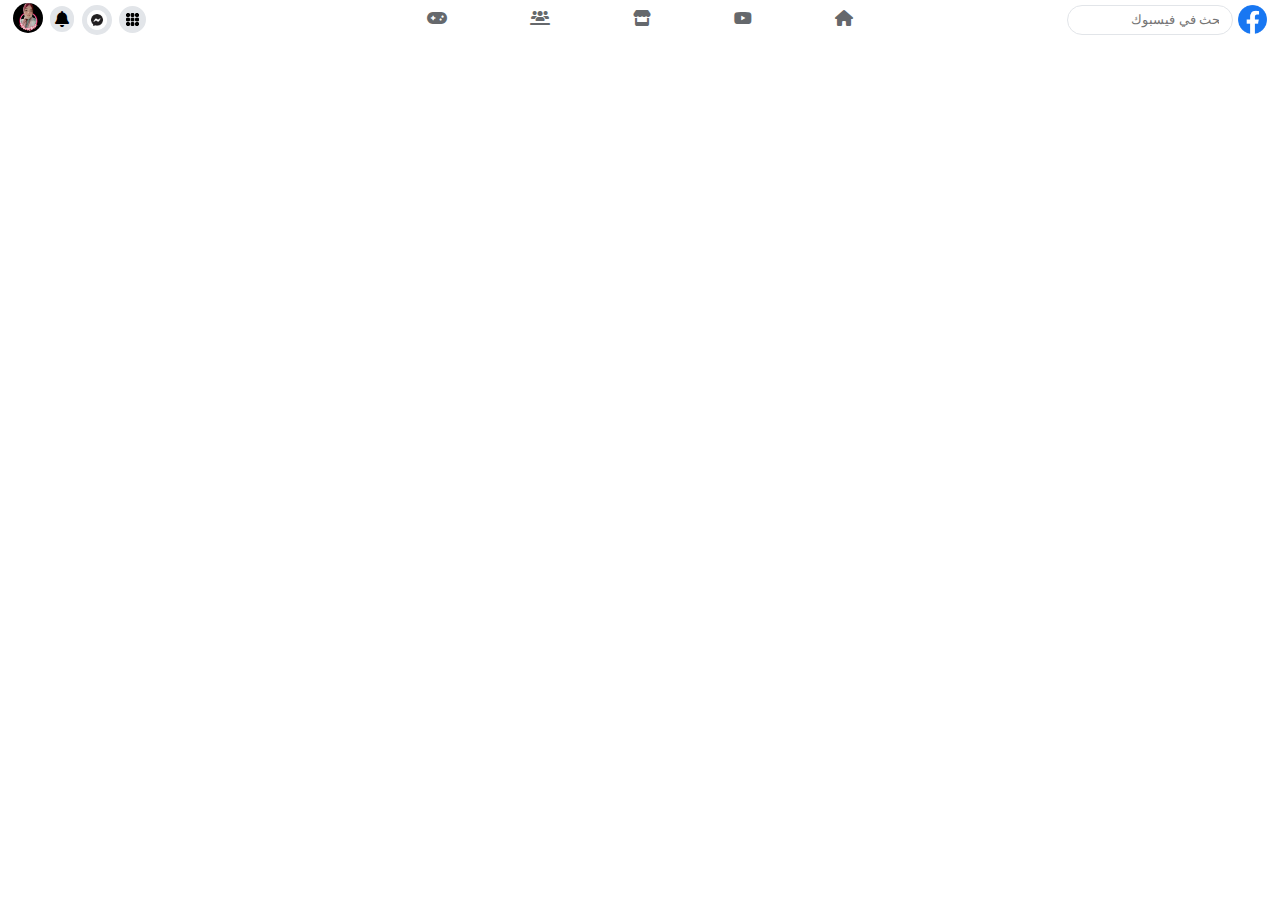
<file: facebook/index.html>
<!DOCTYPE html>
<html lang="en">
<head>
    <meta charset="UTF-8">
    <meta name="viewport" content="width=device-width, initial-scale=1.0">
    <title>Facebook</title>
    <link rel="icon" sizes="32x32" href="images/icon.png">
    <link rel="stylesheet" href="./style.css">
</head>
<body>
    <header>
        <div class="header-l">
            <div class="manar"> <img src="./images/manar.png" alt=""></div>
            <div class="image1"><i class="fa-solid fa-bell"></i></div>
            <div class="image2"><img src="./images/image2.png" alt=""></div>
            <div class="image3"><img src="./images/image3.png" alt=""></div>
            <div class="space"></div>
        </div>
        <div class="header-c">
            <div class="imagec1"><i class="fa-solid fa-gamepad " style="color: #65686c;"></i></div>
            <div class="imagec2"><i class="fa-solid fa-users-line" style="color: #65686c;"></i></div>
            <div class="imagec3"><i class="fa-solid fa-store" style="color: #65686c;"></i></div>
            <div class="imagec4"><i class="fa-brands fa-youtube" style="color: #65686c;"></i></div>
            <div class="imagec5"><i class="fa-solid fa-house" style="color: #65686c;"></i></div>
        </div>
        <div class="header-r">
            <div class="space"></div>
            <div class="search">
                <input type="search" id="search" placeholder="                   بحث في فيسبوك ">
            </div>
            <div class="icon"> <img src="./images/icon.png" alt=""  height="29px"></div>
        </div>
    </header>
    <section class="section1">
<div></div>
    </section>
</body>
</html>
</file>
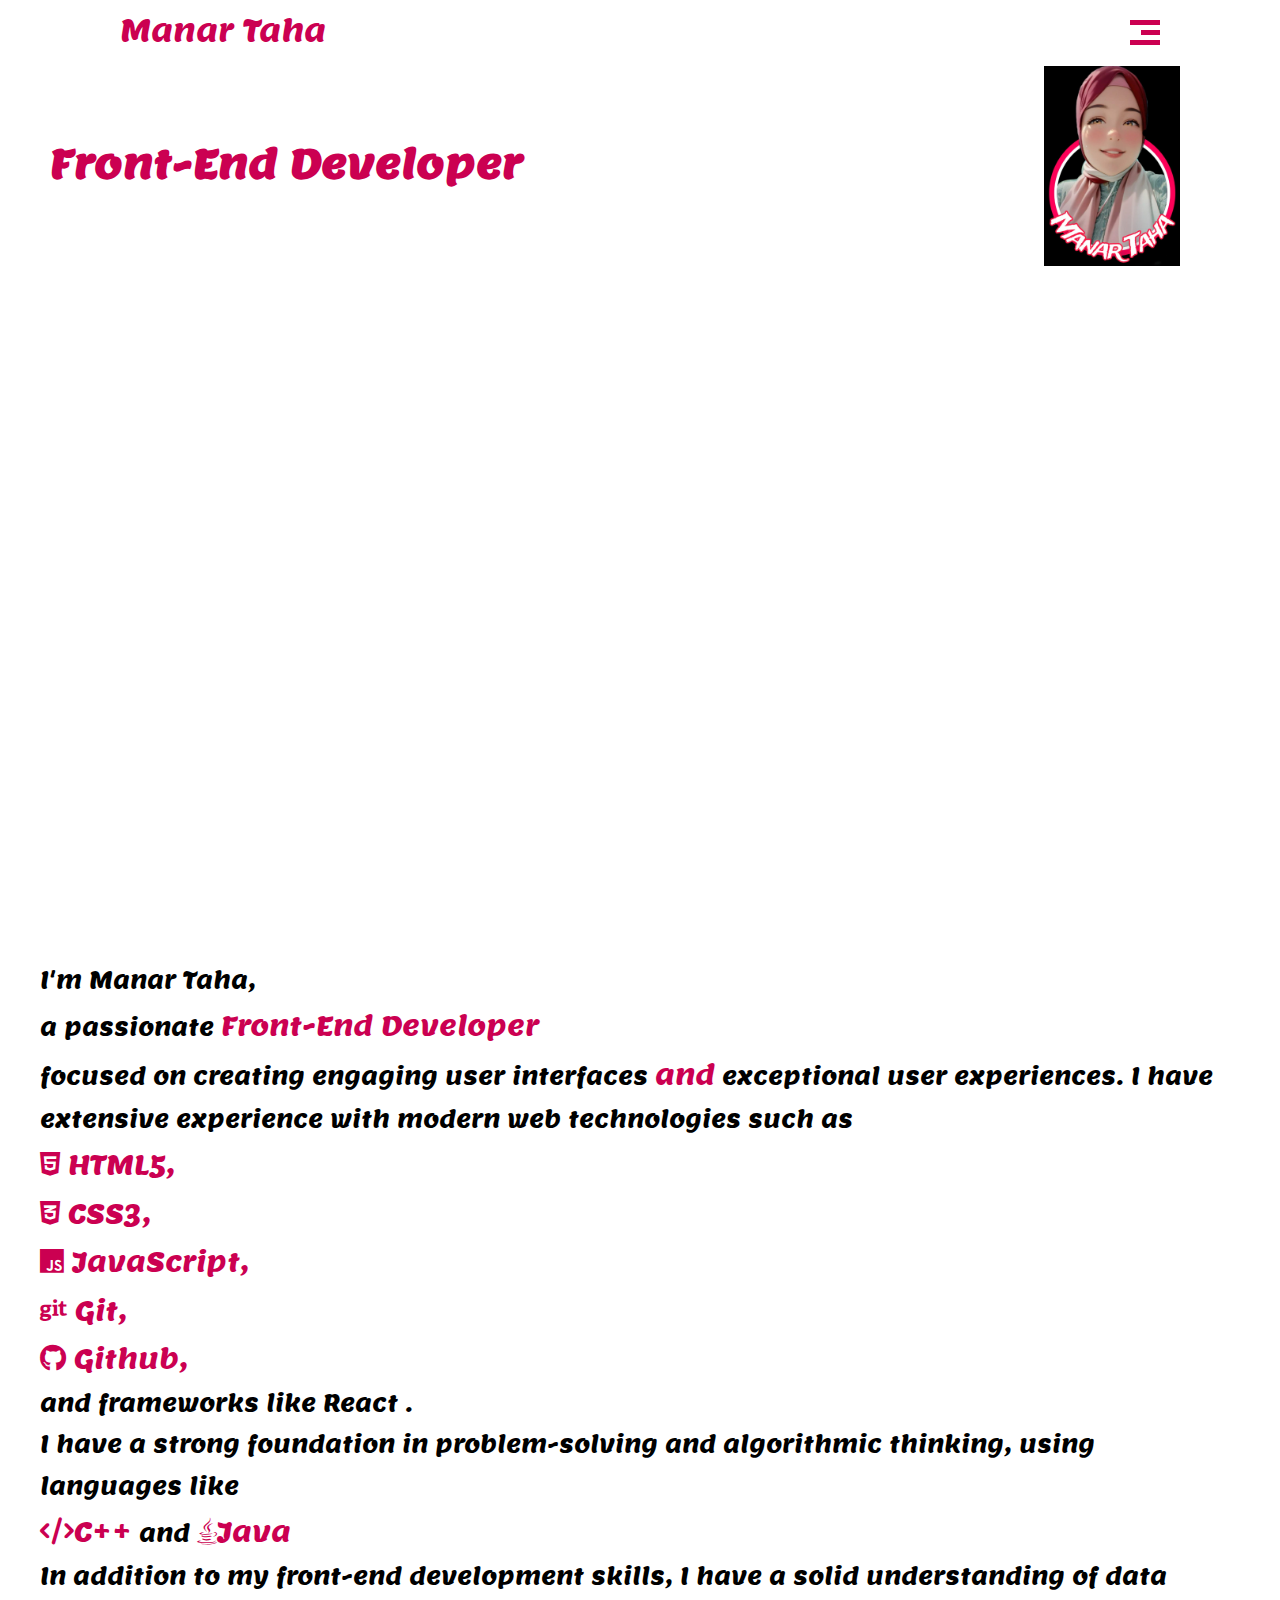
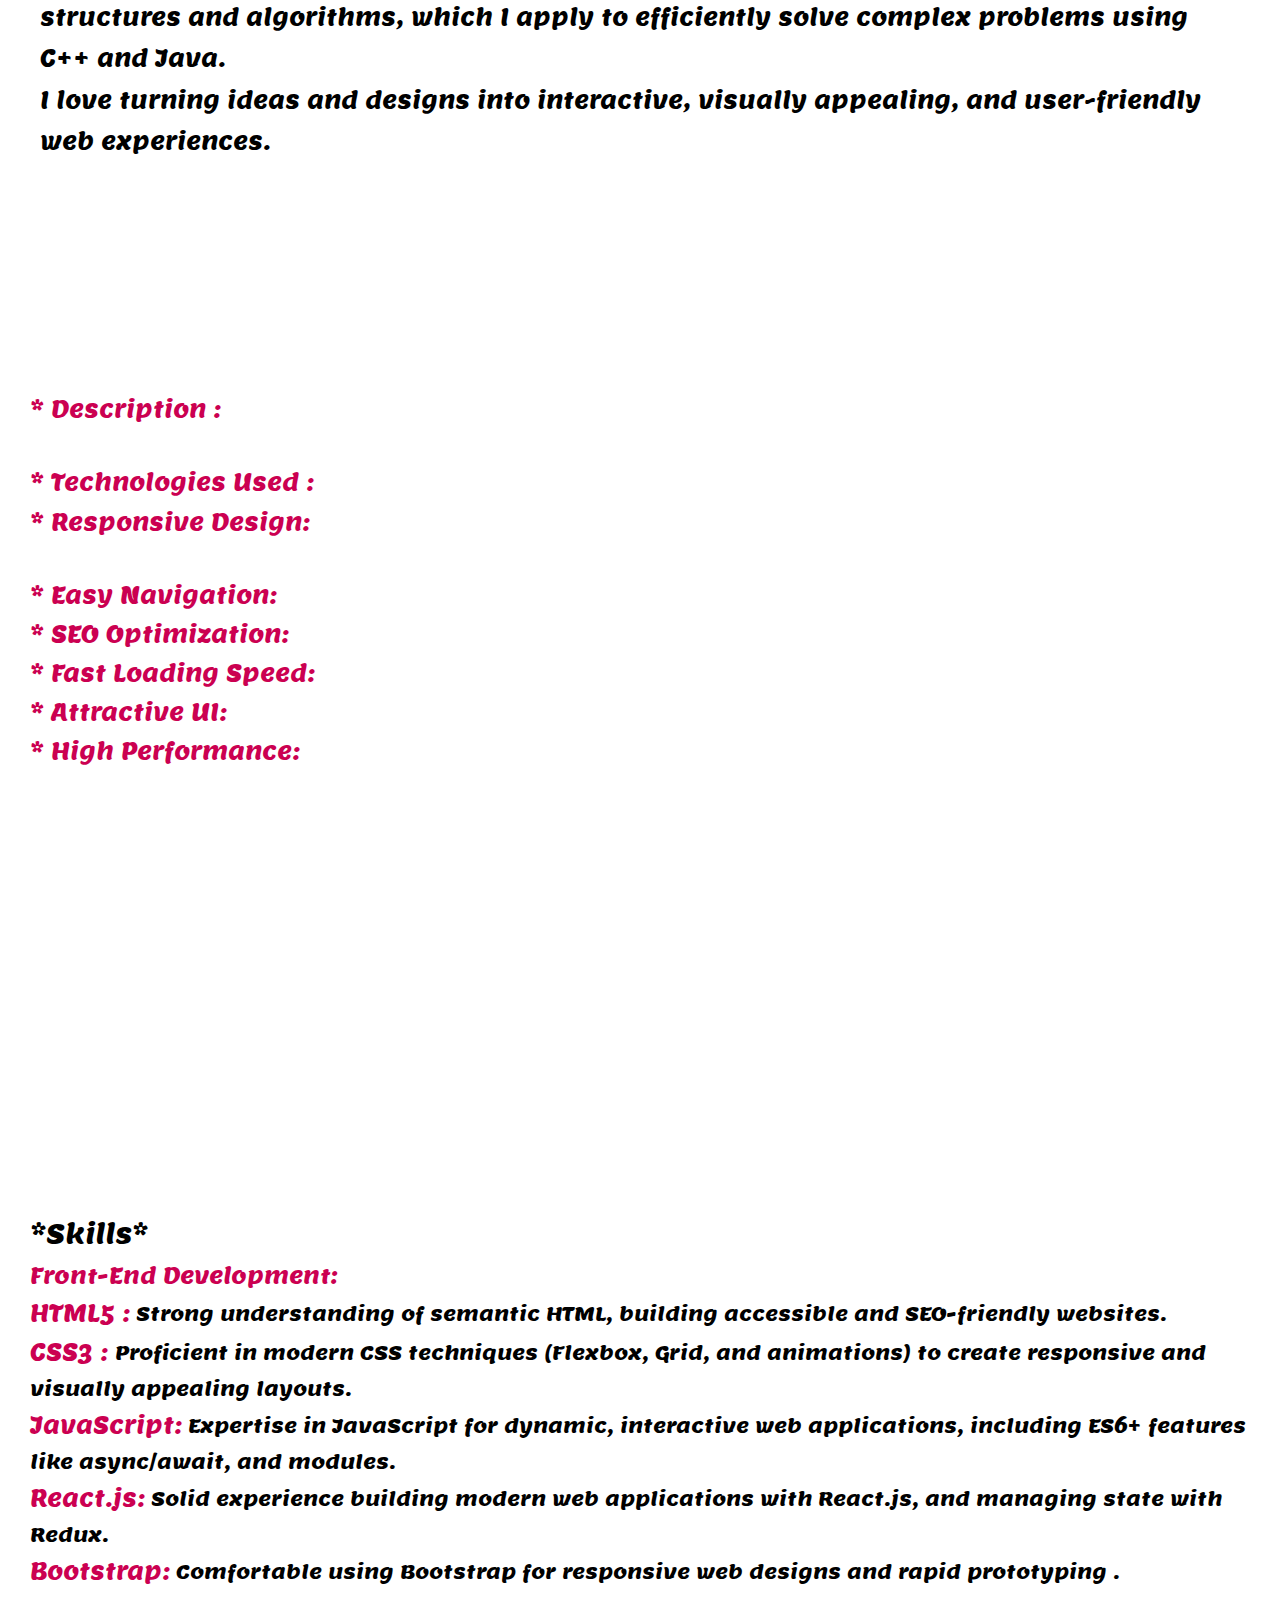
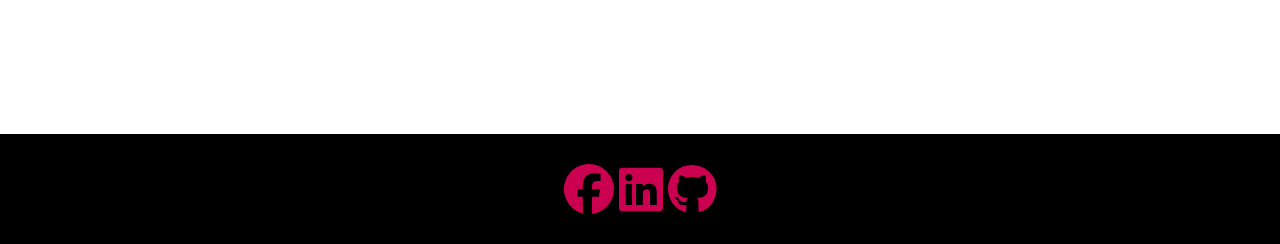
<file: html&css/index.html>
<!DOCTYPE html>
<html lang="en">
<head>
    <meta charset="UTF-8">
    <meta name="viewport" content="width=device-width, initial-scale=1.0">
    <link rel="stylesheet" href="style.css">
    <link rel="preconnect" href="https://fonts.googleapis.com">
<link rel="preconnect" href="https://fonts.gstatic.com" crossorigin>
<link href="https://fonts.googleapis.com/css2?family=Lemon&family=Outfit:wght@100..900&family=Work+Sans:ital,wght@0,100..900;1,100..900&family=Young+Serif&display=swap" rel="stylesheet">
    <title>Manar Taha</title>
</head>
<body>
    <header>
        <a href="#" class="logo">Manar Taha</a>
        <nav>
            <span class="icon">
                <span></span>
                <span></span>
                <span></span>
            </span>
            <ul>
                <li>
                    <a href="#aboutme">About Me</a>
                </li>
                <li>
                    <a href="#projects">Projects</a>
                </li>
                <li>
                    <a href="#skills">Skills</a>
                </li>
                <li>
                    <a href="#contact">Contact</a>
                </li>
            </ul>
        </nav>
    </header>
    <section class="Home">
        <div class="text">
            <h2>Hello, I'm Manar Taha <br> <span>Front-End Developer</span></h2>
        </div>
        <div class="image"><img src="WhatsApp Image 2025-03-04 at 9.20.03 PM (2).jpeg" alt="" ></div>
    </section>
    <section class="aboutme" id="aboutme">
        <p class="aboutme">I'm Manar Taha,<br>
            a passionate <span class="front">Front-End Developer</span> <br>
            focused on creating engaging user interfaces <span class="and">and</span> exceptional user experiences. I have extensive experience with modern web technologies such as <br> <span class="tech"><i class="fa-brands fa-html5"></i> HTML5, <br>
                <i class="fa-brands fa-css3-alt"></i> CSS3,<br><i class="fa-brands fa-js"></i> JavaScript,  <br><i class="fa-brands fa-git"></i> Git, <br>
                <i class="fa-brands fa-github"></i> Github, </span> <br> and frameworks like React . <br>
                I have a strong foundation in problem-solving and algorithmic thinking, using languages like <br> <span class="tech"> <!-- Using FontAwesome for code icon -->
                    <i class="fas fa-code"></i>C++</span>  and  <span class="tech"><i class="fa-brands fa-java"></i>Java</span><br>
                In addition to my front-end development skills, I have a solid understanding of data structures and algorithms, which I apply to efficiently
                solve complex problems using C++ and Java. 
                <br>I love turning ideas and designs into interactive, visually appealing, and user-friendly web experiences.
            </p>
        </section>
    <section class="projects" id="projects">
        <div><br></div>
        <div><br></div>
        <p ><span class="title"> <br>
            *Projects* <br>
            Leon - E-commerce Website</span> 
            <br><span>* Description : </span> "Leon" is an e-commerce platform designed to provide users 
            with a seamless shopping experience. 
            
            <br><span>* Technologies Used :</span> HTML5 and CSS3 .
            
            Key Features: <br>
            
            <span>* Responsive Design:</span> The website is fully responsive, adapting to all screen sizes (desktop, tablet, mobile) for an optimal browsing experience.
            <br><span>* Easy Navigation:</span> Clear and intuitive navigation to help users find products quickly and efficiently.
            <br><span>* SEO Optimization:</span> Optimized for search engines, ensuring better visibility.
            <br><span>* Fast Loading Speed:</span> The website has been optimized for fast loading times.
            <br><span>* Attractive UI:</span> The site features a clean, modern, and user-friendly design.
            <br><span>* High Performance:</span> The website runs smoothly with minimal delays, offering quick page transitions and responsiveness. </p>
    </section>
    <section class="skills" id="skills">
        <div><br></div>
        <div><br></div>
        <p>
            <span class="title">*Skills*</span>
            <br><span class="front">Front-End Development:</span>
            <br><span> HTML5 :</span> Strong understanding of semantic HTML, building accessible and SEO-friendly websites.
            <br><span> CSS3 : </span> Proficient in modern CSS techniques (Flexbox, Grid, and animations) to create responsive and visually appealing layouts.
            <br><span>JavaScript:</span> Expertise in JavaScript for dynamic, interactive web applications, including ES6+ features like async/await, and modules.
            <br><span>React.js:</span> Solid experience building modern web applications with React.js, and managing state with Redux.
            <br><span>Bootstrap:</span> Comfortable using Bootstrap for responsive web designs and rapid prototyping .</p>
            <div><br></div>
            <div><br></div>
            <div><br></div>
    </section>
    <div><br></div>
    <section class="contact" id="contact">
        <div class="social-icons">
                <a href="https://www.facebook.com/profile.php?id=100010219800759" target="_blank" rel="noopener" title="Visit my Facebook profile">
                    <i class="fa-brands fa-facebook"></i></a>

                <a href="https://www.linkedin.com/in/manar-taha-1847442b6?lipi=urn%3Ali%3Apage%3Ad_flagship3_profile_view_base_contact_details%3BuvTjWPtYR1i53KzlpYGhPg%3D%3D" target="_blank" rel="noopener" title="Visit my LinkedIn profile">
                    <i class="fa-brands fa-linkedin"></i></a>
                <a href="https://github.com/ManarTaha-1" target="_blank" rel="noopener" title="Visit my GitHub profile"><i class="fa-brands fa-github"></i></a>
        </div>
    </section>
</body>
</html>
</file>
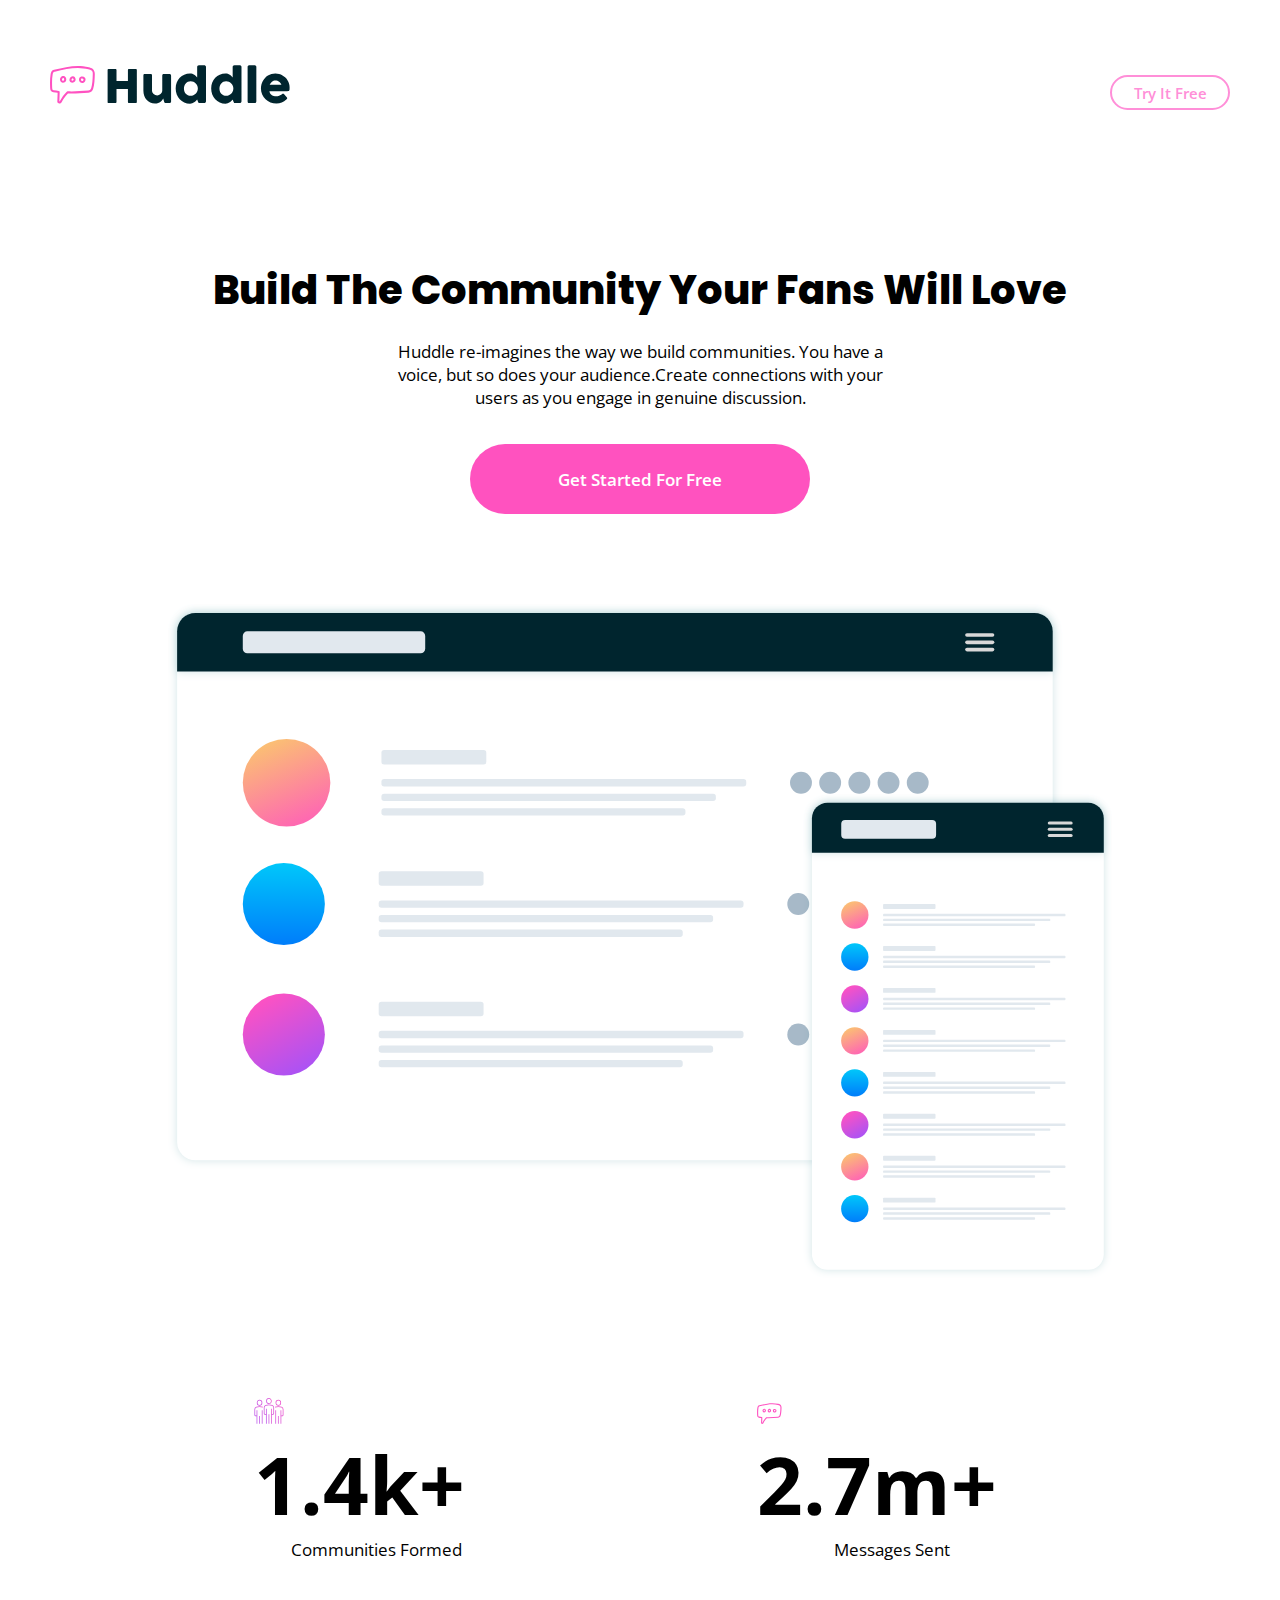
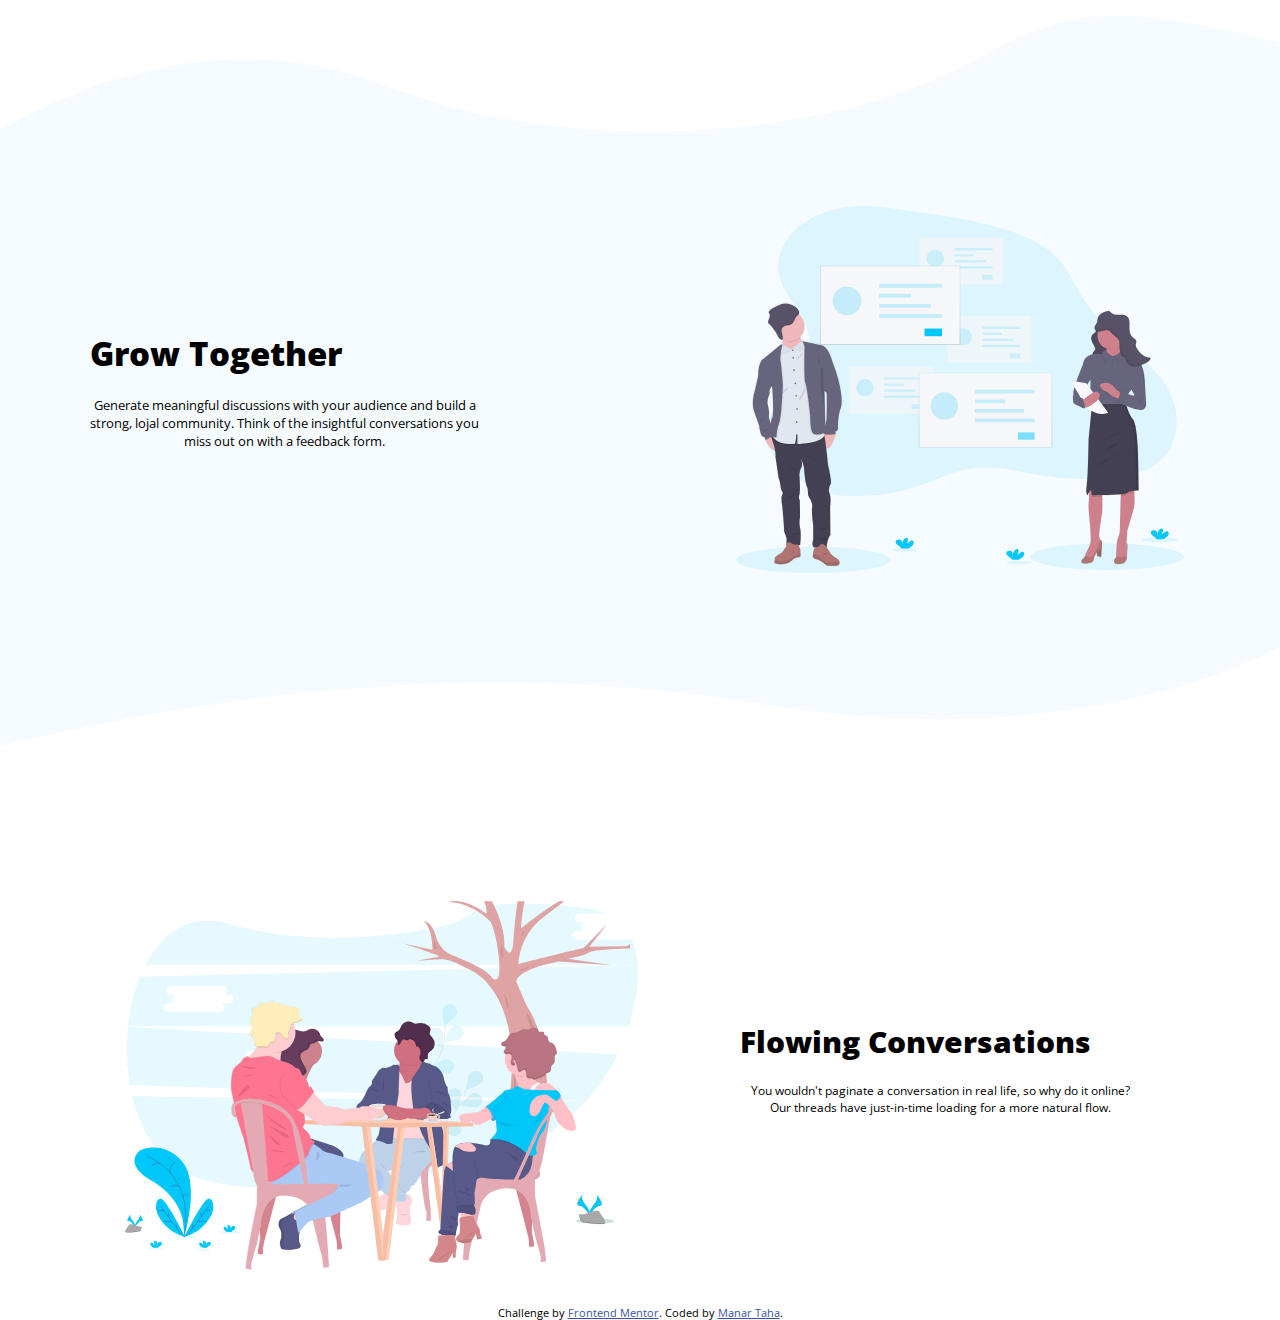
<file: huddle-landing-page-with-curved-sections-master/index.html>
<!DOCTYPE html>
<html lang="en">
  <head>
    <meta charset="UTF-8">
    <meta name="viewport" content="width=device-width, initial-scale=1.0"> <!-- displays site properly based on user's device -->
    <link rel="preconnect" href="https://fonts.googleapis.com">
    <link rel="preconnect" href="https://fonts.gstatic.com" crossorigin>
    <link href="https://fonts.googleapis.com/css2?family=Inter:ital,opsz,wght@0,14..32,100..900;1,14..32,100..900&family=Lemon&family=Open+Sans:ital,wght@0,300..800;1,300..800&family=Outfit:wght@100..900&family=Work+Sans:ital,wght@0,100..900;1,100..900&family=Young+Serif&display=swap" rel="stylesheet">
    <link href="https://fonts.googleapis.com/css2?family=Inter:ital,opsz,wght@0,14..32,100..900;1,14..32,100..900&family=Lemon&family=Open+Sans:ital,wght@0,300..800;1,300..800&family=Outfit:wght@100..900&family=Poppins:ital,wght@0,100;0,200;0,300;0,400;0,500;0,600;0,700;0,800;0,900;1,100;1,200;1,300;1,400;1,500;1,600;1,700;1,800;1,900&family=Work+Sans:ital,wght@0,100..900;1,100..900&family=Young+Serif&display=swap" rel="stylesheet">  
    <link rel="icon" type="image/png" sizes="32x32" href="./images/favicon-32x32.png">
    <link rel="stylesheet" href="style.css">
  <title>Frontend Mentor | Huddle landing page with curved sections</title> 
 <style>
    .attribution { font-size: 11px; text-align: center; }
    .attribution a { color: hsl(228, 45%, 44%); }
  </style> 
</head>
<body>
  <div class="container">
    <header>
      <div>
        <img src="images/logo.svg" alt="">
      </div>
    <div class="try">Try It Free</div>  
  </header>
  <section class="a1header">
    <h1>Build The Community Your Fans Will Love</h1>
    <p>Huddle re-imagines the way we build communities. You have a
       <br>voice, but so does your audience.Create connections with your 
       <br>users as you engage in genuine discussion.</p> 
    <div class="started">Get Started For Free</div>
  </section>
  <section class="a2header">
<img src="images/screen-mockups.svg" alt="">
</section>
<section class="a3header">
  <div class="nums">
    <div class="com">
      <div class="image1">
        <img src="images/icon-communities.svg" alt=""> 
      </div>
      <span>1.4k+</span>
      <p>Communities Formed</p>
    </div>
    <div class="center"></div>
    <div class="mes">
      <div class="image2">
        <img src="images/icon-messages.svg" alt="">
      </div>
      <span>2.7m+</span>
      <p>Messages Sent</p>
    </div>
  </div>
</section>
</div>
<section class="a4header">
  <img src="images/bg-section-top-desktop-1.svg" alt="">
<div class="grow">
  <div class="par">
    <span>Grow Together</span>
    <p>Generate meaningful discussions with your audience and build a <br>
      strong, lojal community. Think of the insightful conversations you <br> miss out on with a feedback form. 
    </p>
  </div>
  <div class="imag2">
    <img src="images/illustration-grow-together.svg" alt="">
  </div>
</div>
<div class="img3">
<img src="images/bg-section-bottom-desktop-1.svg" alt="">
</div>
</section>
<section class="a5header">
<div class="flow">
  <div >
    <img src="images/illustration-flowing-conversation.svg" alt="">
  </div>
  <div class="par">
    <span>Flowing Conversations</span>
    <p>You wouldn't paginate a conversation in real life, so why do it online? <br>
      Our threads have just-in-time loading for a more natural flow.
    </p>
  </div>
</div>
</section>

  <footer>
    <p class="attribution">
      Challenge by <a href="https://www.frontendmentor.io?ref=challenge" target="_blank">Frontend Mentor</a>. 
      Coded by <a href="#">Manar Taha</a>.
    </p>
  </footer>
</body>
</html>
</file>
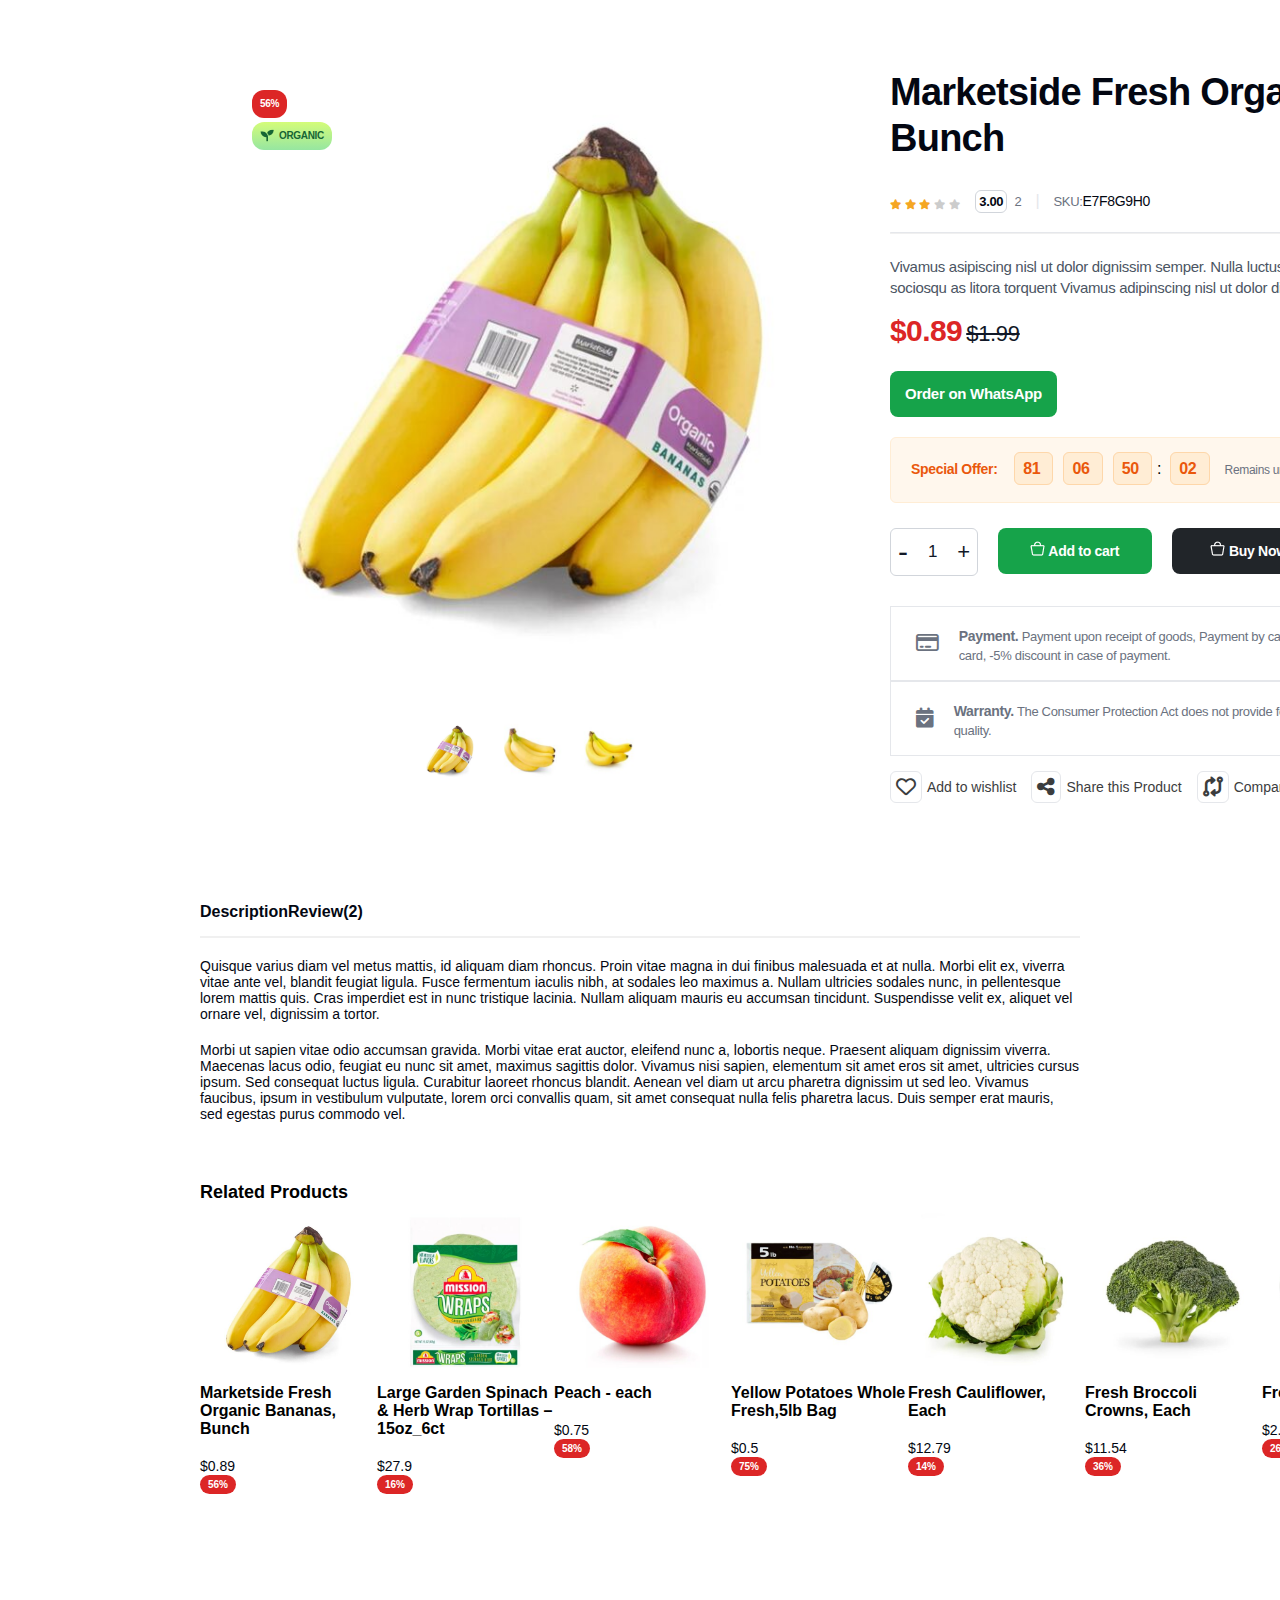
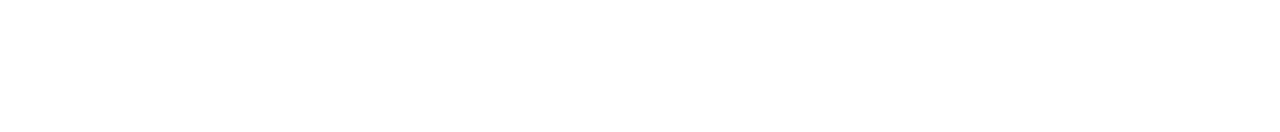
<file: products/index.html>
<!DOCTYPE html>
<html lang="en"><head>
  <meta charset="UTF-8">
  <meta name="viewport" content="width=device-width, initial-scale=1">
  <title>Dynamic Product Page</title>
  <link rel="stylesheet" href="style.css">
  <link rel="stylesheet" href="https://cdnjs.cloudflare.com/ajax/libs/font-awesome/6.7.2/css/all.min.css">
</head>
<body>
    <div id="product-container" class="product-container"></div>
    <div class="des-rev">
      <h4 class="des">Description</h4>
      <h4 class="rev">Review(2)</h4>
    </div>
    <hr>
    <p>Quisque varius diam vel metus mattis, id aliquam diam rhoncus. Proin vitae magna in dui finibus malesuada et at nulla. Morbi elit ex, viverra vitae ante vel, blandit feugiat ligula. Fusce
    fermentum iaculis nibh, at sodales leo maximus a. Nullam ultricies sodales nunc, in pellentesque lorem mattis quis. Cras imperdiet est in nunc tristique lacinia. Nullam aliquam mauris eu
    accumsan tincidunt. Suspendisse velit ex, aliquet vel ornare vel, dignissim a tortor.</p>
    <p>Morbi ut sapien vitae odio accumsan gravida. Morbi vitae erat auctor, eleifend nunc a, lobortis neque. Praesent aliquam dignissim viverra. Maecenas lacus odio, feugiat eu nunc sit amet,
    maximus sagittis dolor. Vivamus nisi sapien, elementum sit amet eros sit amet, ultricies cursus ipsum. Sed consequat luctus ligula. Curabitur laoreet rhoncus blandit. Aenean vel diam ut
    arcu pharetra dignissim ut sed leo. Vivamus faucibus, ipsum in vestibulum vulputate, lorem orci convallis quam, sit amet consequat nulla felis pharetra lacus. Duis semper erat mauris, sed
    egestas purus commodo vel.</p>
    <h3 class="related">Related Products</h3>
    <div id="related-container" class="related-products"></div>
  <script src="main.js"></script>

</body>
</html>
</file>
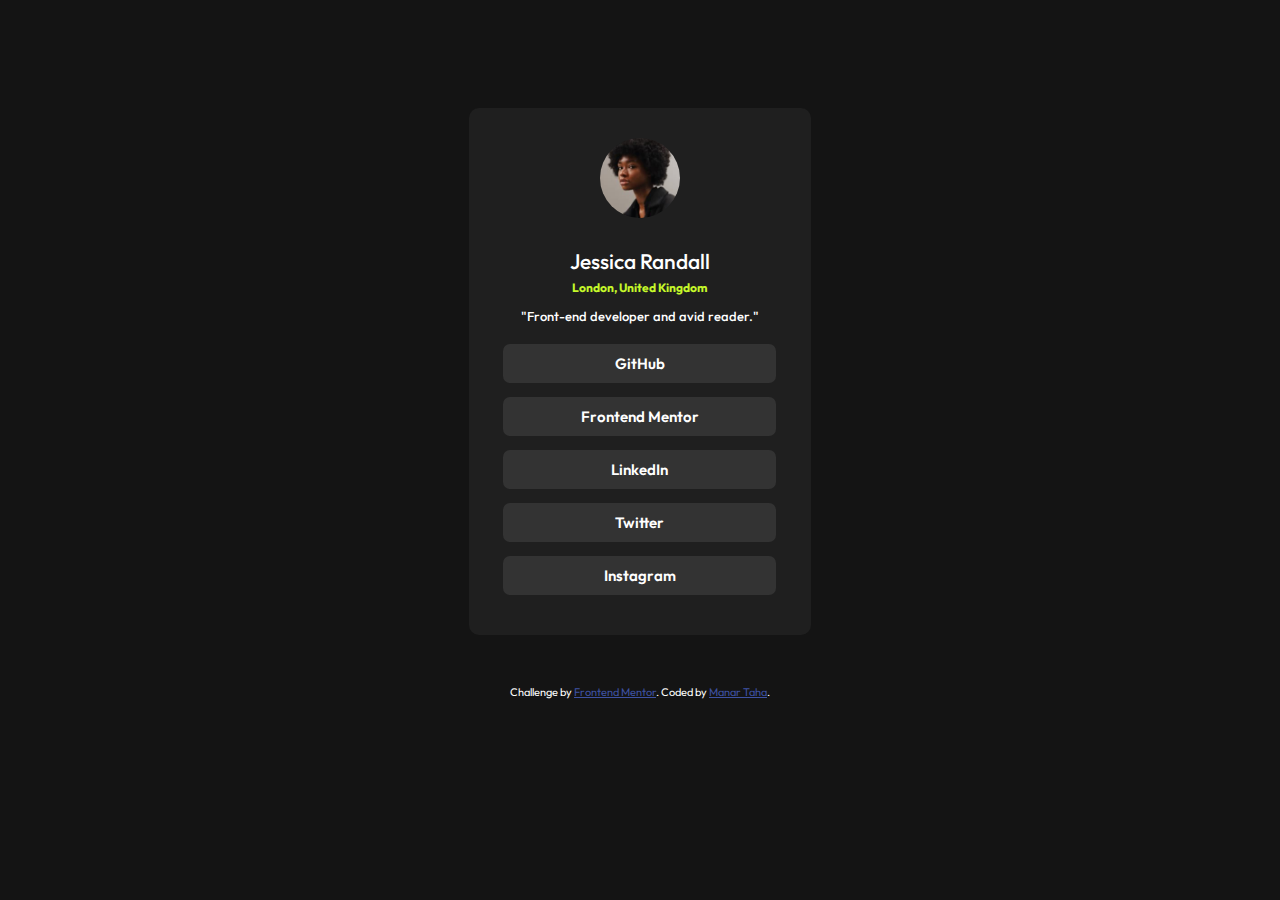
<file: social-links-profile-main/index.html>
<!DOCTYPE html>
<html lang="en">
<head>
  <meta charset="UTF-8">
  <meta name="viewport" content="width=device-width, initial-scale=1.0"> <!-- displays site properly based on user's device -->

  <link rel="icon" type="image/png" sizes="32x32" href="./assets/images/favicon-32x32.png">
  <link rel="stylesheet" href="style.css">
  <link rel="preconnect" href="https://fonts.googleapis.com">
<link rel="preconnect" href="https://fonts.gstatic.com" crossorigin>
<link href="https://fonts.googleapis.com/css2?family=Inter:ital,opsz,wght@0,14..32,100..900;1,14..32,100..900&family=Lemon&family=Outfit:wght@100..900&family=Work+Sans:ital,wght@0,100..900;1,100..900&family=Young+Serif&display=swap" rel="stylesheet">
  <title>Frontend Mentor | Social links profile</title>

  <!-- Feel free to remove these styles or customise in your own stylesheet 👍 -->
  <style>
    .attribution { font-size: 11px; text-align: center; }
    .attribution a { color: hsl(228, 45%, 44%); }
  </style>
</head>
<body>
  <div class="container">
    <img src="assets/images/avatar-jessica.jpeg" alt="">
  <div class="bold">
    Jessica Randall
  </div>
  <div class="green">
    London, United Kingdom
  </div>
  <p>
    "Front-end developer and avid reader."
  </p>
<div class="soc">
  GitHub
</div>
<div class="soc">
  Frontend Mentor
</div>
<div class="soc" >
  LinkedIn
</div>
<div class="soc">
  Twitter
</div>
<div class="soc-e">
  Instagram
</div>
</div>
<div class="attribution">
  Challenge by <a href="https://www.frontendmentor.io?ref=challenge" target="_blank">Frontend Mentor</a>. 
  Coded by <a href="#">Manar Taha</a>.
</div>
  
</body>
</html>
</file>
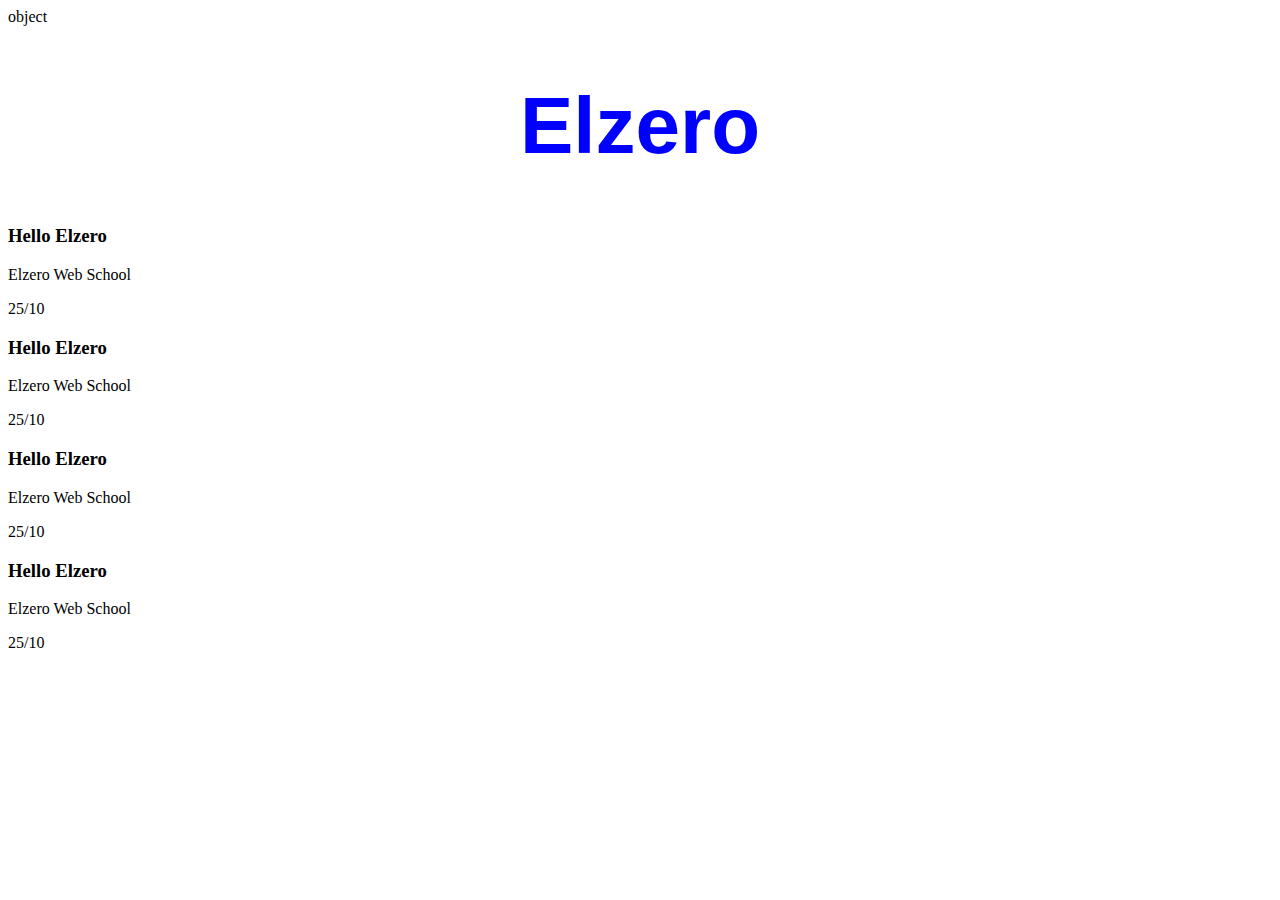
<file: JavaScript/assignment.html>
<!DOCTYPE html>
<html lang="en">
<head>
    <meta charset="UTF-8">
    <meta name="viewport" content="width=device-width, initial-scale=1.0">
    <title>Document</title>
</head>
<body>
    <div id="elzero">object</div>
</body>
<script src="assignment.js"></script>
</html>
</file>
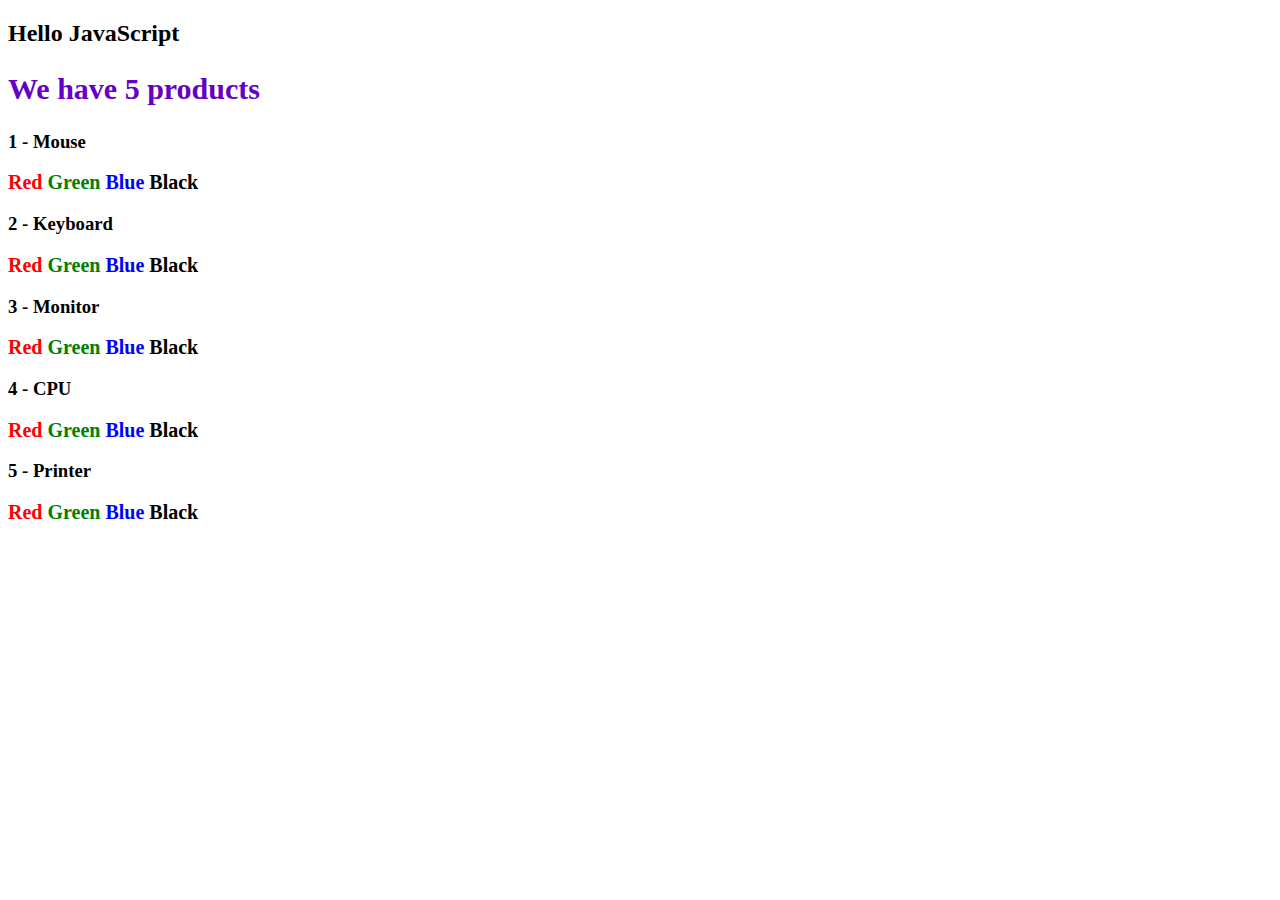
<file: JavaScript/index..html>
<!DOCTYPE html>
<html lang="en">
<head>
    <meta charset="UTF-8">
    <meta name="viewport" content="width=device-width, initial-scale=1.0">
    <title>Document</title>
</head>
<body>
    <div id="hello"></div>
    <h3></h3>
    
</body>
<!-- we must put javaScript code at the end of page because the compiler excute line by line   -->
<script src="main.js"></script>
</html>
</file>
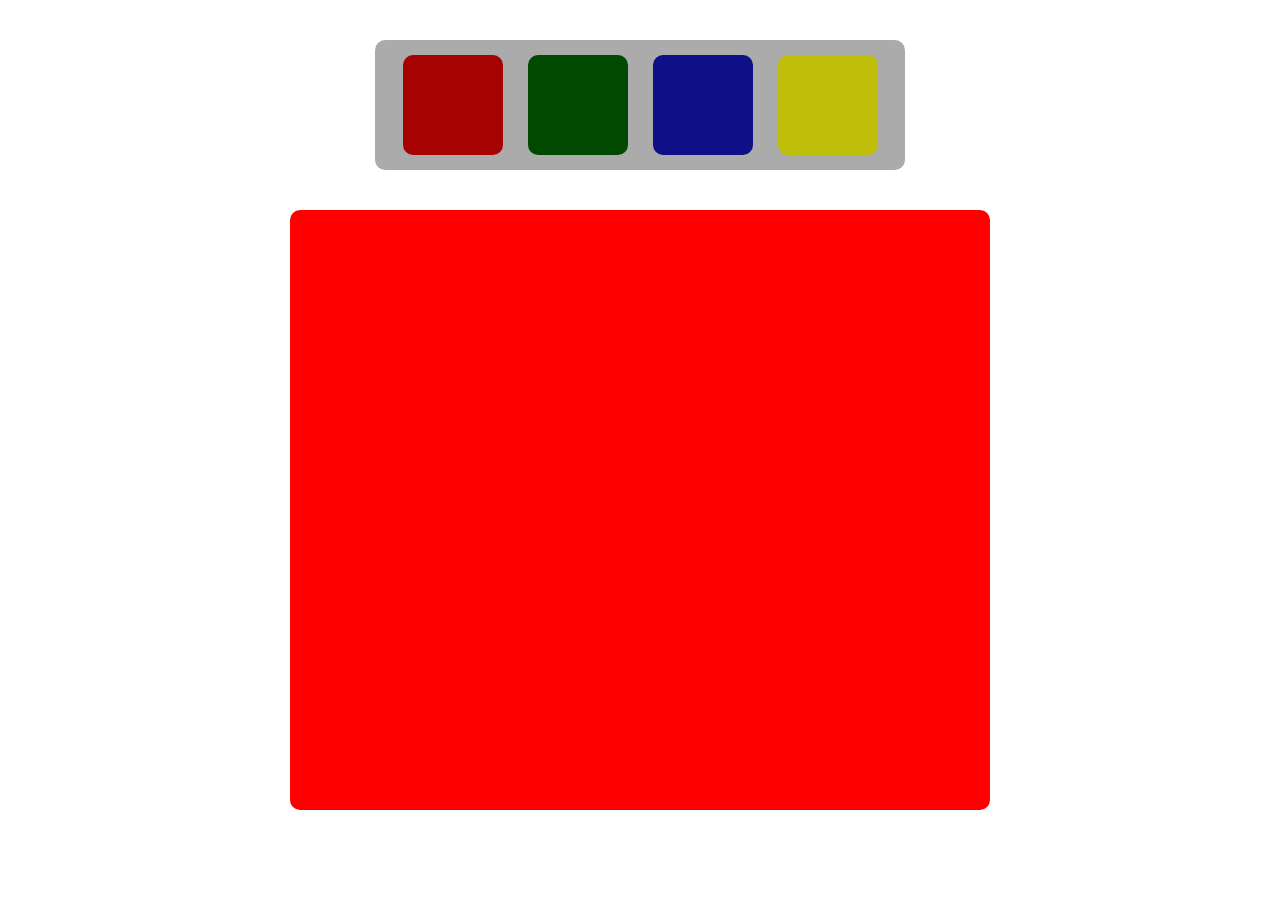
<file: JavaScript/task1.html>
<!DOCTYPE html>
<html lang="en">
<head>
    <meta charset="UTF-8">
    <meta name="viewport" content="width=device-width, initial-scale=1.0">
    <title>Learn JavaScript</title>
</head>
<body>
    <ul>
        <li data-color="red" class="active"></li>
        <li data-color="green" ></li>
        <li data-color="blue" ></li>
        <li data-color="yellow" ></li>
    </ul>
    <div class="item"></div>
        <style>
        body{
            background-color: white;
        }
        ul{
            background-color: #ababab;
            width: 500px;
            height: 100px;
            border-radius: 10px;
            display: flex;
            justify-content: space-around;
            padding: 15px;
            margin: 40px auto;
            list-style: none;
        }
        ul li:first-child{
            background-color: rgb(167, 2, 2);
            width: 20%;
            border-radius: 10px;
            transition: 0.5s ease-in-out;
            cursor: pointer;
        }
        ul li:first-child:hover{
            background-color: red;
        }
        ul li:nth-child(2){
            background-color:rgb(1, 73, 1);
            width:20%;
            border-radius: 10px;
            transition: 0.5s ease-in-out;
            cursor: pointer;
        }
        ul li:nth-child(2):hover{
            background-color: green;
        }
        ul li:nth-child(3){
            background-color: rgb(15, 15, 135);
            width: 20%;
            border-radius: 10px;
            transition: 0.5s ease-in-out;
            cursor: pointer;
        }
        ul li:nth-child(3):hover{
            background-color: blue;
        }
        ul li:nth-child(4){
            background-color: rgb(192, 192, 12);
            width: 20%;
            border-radius: 10px;
            transition: 0.5s ease-in-out;
            cursor: pointer;
        }
        ul li:nth-child(4):hover{
            background-color: yellow;
        }
        .item
        {
            background-color: red;
            width: 700px;
            height: 600px;
            margin: 0 auto;
            border-radius: 10px;
        }
    </style>
    <script src="task1.js"></script>
</body>
</html>
</file>
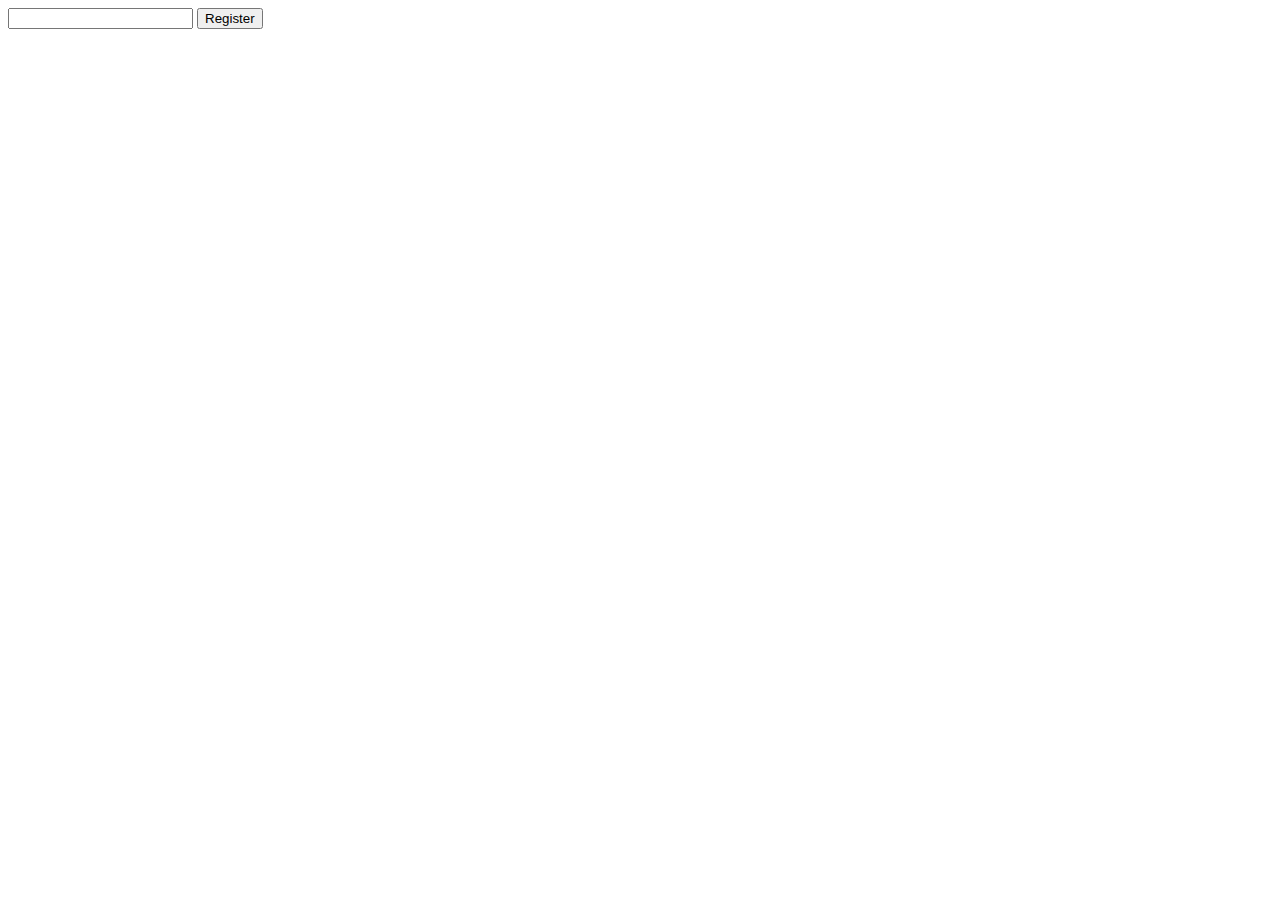
<file: JavaScript/task2.html>
<!DOCTYPE html>
<html lang="en">
<head>
    <meta charset="UTF-8">
    <meta name="viewport" content="width=device-width, initial-scale=1.0">
    <title>Form Validation</title>
</head>
<body>
    <form id="register" action="" method="get">
        <input type="text" id="phone" name="the-phone" maxlength="15" >
        <input type="submit" value="Register">
    </form>
    <script src="task2.js"></script>
</body>
</html>
</file>
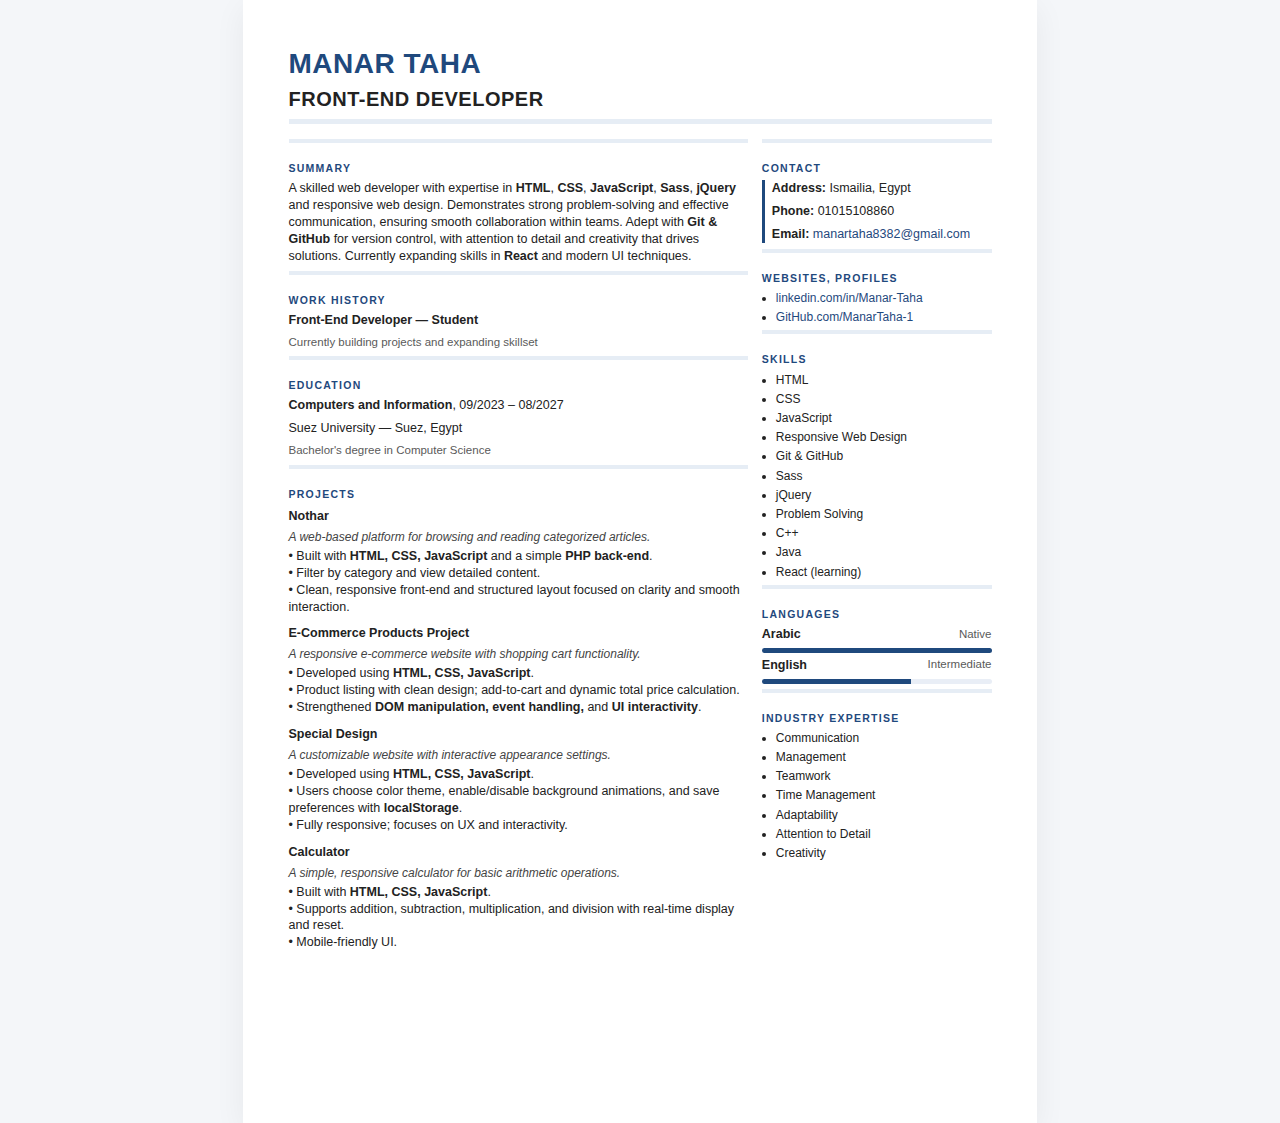
<file: ManarCV/newcv.html>
<!DOCTYPE html>
<html lang="en">
<head>
  <meta charset="UTF-8" />
  <meta name="viewport" content="width=device-width, initial-scale=1" />
  <title>Manar Taha — CV</title>
  <style>
    :root {
      --accent: #1F497D;
      --muted: #e6edf5;
      --text: #222;
      --sub: #5a5a5a;
    }
    * {
      box-sizing: border-box;
      margin: 0;
      padding: 0;
    }
    body {
      background: #f4f6f9; 
      color: var(--text); 
      font: 12.5px/1.35 "Inter", "Segoe UI", Roboto, Arial, sans-serif;
      width: 210mm;
      height: 297mm;
      margin: 0 auto;
      padding: 0;
      display: flex;
      justify-content: center;
      align-items: center;
    }

    /* Page */
    .page { 
      width: 210mm; 
      height: 297mm; 
      background: #fff; 
      box-shadow: 0 8px 30px rgba(0,0,0,.06);
      position: relative;
    }
    .inner { 
      padding: 12mm 12mm; 
      height: 100%;
    }

    /* Header */
    .header { 
      border-bottom: 5px solid var(--muted); 
      padding-bottom: 6px; 
      margin-bottom: 10px;
    }
    .name { 
      font-size: 28px; 
      letter-spacing: .5px; 
      font-weight: 800; 
      color: var(--accent); 
      margin-bottom: 3px;
    }
    .position {
      font-size: 20px; 
      letter-spacing: 0.5px; 
      font-weight: 600; 
      color: var(--text);
    }

    /* Grid layout */
    .grid { 
      display: grid; 
      grid-template-columns: 2fr 1fr; 
      gap: 14px; 
      height: calc(100% - 60px);
    }

    /* Sections */
    h2 { 
      font-size: 10.5px; 
      letter-spacing: .12em; 
      color: var(--accent); 
      margin: 14px 0 5px; 
      font-weight: 800; 
      text-transform: uppercase;
    }
    .section { 
      padding-top: 1px; 
    }
    .card { 
      background: #fff; 
      border-top: 4px solid var(--muted); 
      padding-top: 4px; 
      margin-top: 5px;
    }

    p { 
      margin: 0 0 6px; 
      color: var(--text);
    }
    .muted { 
      color: var(--sub); 
      font-size: 11.5px;
    }
    .bullets { 
      margin: 0; 
      padding-left: 14px; 
    }
    .bullets li { 
      margin: 3px 0; 
    }

    /* Right column lists */
    .stack { 
      display: flex; 
      flex-direction: column; 
      gap: 7px; 
    }
    .list-dots { 
      list-style: disc; 
      padding-left: 14px; 
      margin: 0; 
    }
    .list-dots li {
      margin-bottom: 3px;
      font-size: 12px;
    }

    /* Language bars */
    .lang { 
      display: grid; 
      grid-template-columns: 1fr auto; 
      align-items: center; 
      gap: 5px; 
      margin: 4px 0; 
    }
    .bar { 
      height: 5px; 
      background: #e9eef6; 
      border-radius: 999px; 
      overflow: hidden; 
      grid-column: 1 / -1;
    }
    .bar > span { 
      display: block; 
      height: 100%; 
      background: var(--accent); 
    }

    /* Project title */
    .proj { 
      margin-bottom: 10px;
    }
    .proj h3 { 
      margin: 7px 0 4px; 
      font-size: 12.5px; 
    }
    .proj em { 
      color: #444; 
      font-style: italic; 
      font-size: 12px; 
      display: block;
      margin-bottom: 3px;
    }
    .tech { 
      font-weight: 700; 
    }

    /* Contact box */
    .box { 
      border-left: 3px solid var(--accent); 
      padding-left: 7px; 
    }
    a { 
      color: var(--accent); 
      text-decoration: none; 
    }

    /* Print */
    @page { 
      size: A4; 
      margin: 0; 
    }
    @media print {
      body { 
        background: #fff; 
        width: 210mm;
        height: 297mm;
        margin: 0;
        padding: 0;
      }
      .page { 
        box-shadow: none; 
        margin: 0; 
        width: 210mm;
        height: 297mm;
      }
      a { 
        color: inherit; 
        text-decoration: none; 
      }
      .inner {
        padding: 10mm 10mm;
      }
    }

    /* Print button */
    .print-button {
      position: fixed;
      bottom: 20px;
      right: 20px;
      background: var(--accent);
      color: white;
      border: none;
      padding: 10px 15px;
      border-radius: 5px;
      cursor: pointer;
      font-weight: bold;
      z-index: 100;
      box-shadow: 0 3px 10px rgba(0,0,0,0.2);
    }
    
    .print-button:hover {
      background: #16385e;
    }
  </style>
</head>
<body>
  <div class="page">
    <div class="inner">
      <!-- Header -->
      <header class="header">
        <div class="name">MANAR TAHA</div>
        <div class="position">FRONT-END DEVELOPER</div>
      </header>

      <div class="grid">
        <!-- LEFT COLUMN -->
        <main>
          <!-- SUMMARY -->
          <section class="section card">
            <h2>SUMMARY</h2>
            <p>
              A skilled web developer with expertise in <b>HTML</b>, <b>CSS</b>, <b>JavaScript</b>, <b>Sass</b>, <b>jQuery</b> and responsive web design.
              Demonstrates strong problem‑solving and effective communication, ensuring smooth collaboration within teams.
              Adept with <b>Git &amp; GitHub</b> for version control, with attention to detail and creativity that drives solutions.
              Currently expanding skills in <b>React</b> and modern UI techniques.
            </p>
          </section>

          <!-- WORK HISTORY -->
          <section class="section card">
            <h2>WORK HISTORY</h2>
            <p><b>Front‑End Developer — Student</b></p>
            <p class="muted">Currently building projects and expanding skillset</p>
          </section>

          <!-- EDUCATION -->
          <section class="section card">
            <h2>EDUCATION</h2>
            <p><b>Computers and Information</b>, 09/2023 – 08/2027</p>
            <p>Suez University — Suez, Egypt</p>
            <p class="muted">Bachelor's degree in Computer Science</p>
          </section>

          <!-- PROJECTS -->
          <section class="section card">
            <h2>PROJECTS</h2>

            <div class="proj">
              <h3>Nothar</h3>
              <em>A web‑based platform for browsing and reading categorized articles.</em>
              <p>• Built with <span class="tech">HTML, CSS, JavaScript</span> and a simple <span class="tech">PHP back‑end</span>.<br>
                 • Filter by category and view detailed content.<br>
                 • Clean, responsive front‑end and structured layout focused on clarity and smooth interaction.</p>
            </div>

            <div class="proj">
              <h3>E‑Commerce Products Project</h3>
              <em>A responsive e‑commerce website with shopping cart functionality.</em>
              <p>• Developed using <span class="tech">HTML, CSS, JavaScript</span>.<br>
                 • Product listing with clean design; add‑to‑cart and dynamic total price calculation.<br>
                 • Strengthened <span class="tech">DOM manipulation, event handling,</span> and <span class="tech">UI interactivity</span>. </p>
            </div>

            <div class="proj">
              <h3>Special Design</h3>
              <em>A customizable website with interactive appearance settings.</em>
              <p>• Developed using <span class="tech">HTML, CSS, JavaScript</span>.<br>
                 • Users choose color theme, enable/disable background animations, and save preferences with <span class="tech">localStorage</span>.<br>
                 • Fully responsive; focuses on UX and interactivity.</p>
            </div>

            <div class="proj">
              <h3>Calculator</h3>
              <em>A simple, responsive calculator for basic arithmetic operations.</em>
              <p>• Built with <span class="tech">HTML, CSS, JavaScript</span>.<br>
                 • Supports addition, subtraction, multiplication, and division with real‑time display and reset.<br>
                 • Mobile‑friendly UI.</p>
            </div>
          </section>
        </main>

        <!-- RIGHT COLUMN -->
        <aside>
          <!-- CONTACT -->
          <section class="section card">
            <h2>CONTACT</h2>
            <div class="box">
              <p><b>Address:</b> Ismailia, Egypt</p>
              <p><b>Phone:</b> 01015108860</p>
              <p><b>Email:</b> <a href="mailto:manartaha832@gmail.com">manartaha8382@gmail.com</a></p>
            </div>
          </section>

          <!-- PROFILES -->
          <section class="section card">
            <h2>WEBSITES, PROFILES</h2>
            <ul class="list-dots">
              <li><a href="https://www.linkedin.com/in/manar-taha-1847442b6/">linkedin.com/in/Manar-Taha</a></li>
              <li><a href="https://github.com/ManarTaha-1">GitHub.com/ManarTaha-1</a></li>
            </ul>
          </section>

          <!-- SKILLS -->
          <section class="section card">
            <h2>SKILLS</h2>
            <ul class="list-dots">
              <li>HTML</li>
              <li>CSS</li>
              <li>JavaScript</li>
              <li>Responsive Web Design</li>
              <li>Git &amp; GitHub</li>
              <li>Sass</li>
              <li>jQuery</li>
              <li>Problem Solving</li>
              <li>C++</li>
              <li>Java</li>
              <li>React (learning)</li>
            </ul>
          </section>

          <!-- LANGUAGES -->
          <section class="section card">
            <h2>LANGUAGES</h2>
            <div class="lang">
              <b>Arabic</b><span class="muted">Native</span>
              <div class="bar"><span style="width: 100%"></span></div>
            </div>
            <div class="lang">
              <b>English</b><span class="muted">Intermediate</span>
              <div class="bar"><span style="width: 65%"></span></div>
            </div>
          </section>

          <!-- INDUSTRY EXPERTISE -->
          <section class="section card">
            <h2>INDUSTRY EXPERTISE</h2>
            <ul class="list-dots">
              <li>Communication</li>
              <li>Management</li>
              <li>Teamwork</li>
              <li>Time Management</li>
              <li>Adaptability</li>
              <li>Attention to Detail</li>
              <li>Creativity</li>
            </ul>
          </section>
        </aside>
      </div>
    </div>
  </div>
</body>
</html>
</file>
<file: products/style.css>
*{
  font-family: 'Segoe UI', sans-serif;
  margin: 0;
  padding: 0;
  -webkit-box-sizing: border-box;
  -moz-box-sizing: border-box;
  box-sizing: border-box;
}
body{
  width: calc(100%-400px);
  height: 1652px;
  margin: 40px 200px;
}
/*Every product*/
.ch-product {
  display: flex;
  justify-content: space-between;
  background-color: white;
  gap: 30px;
  letter-spacing: -0.32px;
    line-height: 19.5px;
    margin-bottom: 100px;
}
.ch-product .main-image .discount{
  background-color: #DC2626;
  display: inline-block;
  padding: 4px 8px;
  border-radius: 12px;
  font-weight: 800;
  position: absolute;
  top: 50px;
  left: 52px;
  color: white;
  font-size: 10px;
  text-transform: uppercase;
}
.ch-product .main-image .organic{
  background-image: linear-gradient(#D4FC79,#96E6A1);
  display: inline-flex;
  align-items: center;
  gap: 5px;
  padding: 4px 8px;
  color: #166534;
  border-radius: 12px;
  font-size: 10px;
  font-weight: 800;
  position:absolute;
  top: 77px;
  left: 52px;
  margin-top: 5px;
  text-transform: uppercase;
}
.ch-product .main-image{
  position: relative;
}
.ch-product .main-image .main{
  width: 660px;
  height: 660px;
}
.image-gallery {
  display: flex;
  gap: 10px;
  margin-top: 10px;
  justify-content: center;
  align-items: center;
}

.image-gallery .thumbnail {
  width: 70px;
  height: 70px;
  object-fit: cover;
  border-radius: 8px;
  cursor: pointer;
  border: 2px solid transparent;
  transition: border 0.3s ease, transform 0.3s ease;
}

.image-gallery .thumbnail:hover {
  transform: scale(1.05);
}

.ch-product .product-info h2{
  font-weight: 700;
  font-size: 38px;
  line-height: 45.6px;
  letter-spacing: -0.76px;
  color: #030712;
  margin: 30px 0;
}
.ch-product .stars {
  display: flex;
  margin-top: 8px;
  gap: 4px;
}
.ch-product .stars i {
  color: #ccc; 
  font-size: 10px;
}
.ch-product .stars i.colored {
  color: #f5a623; 
}
.ch-product hr{
  width: 660px;
  margin-top: 20px;
  border-top: #E5E7EB solid 1px;
}

.rev{
  display: flex;
  justify-content: space-between;
  width: 260px;
}

.rev .num3{
  border: solid #D1D5DB 1px;
  padding: 3px;
  border-radius: 6px;
  font-weight: 600;
  font-size: 13px;
  color: #030712;
  margin: 0 3px;
}

.rev .num2{
  margin-right: 10px;
  font-weight: 400;
  font-size: 13px;
  line-height: 12px;
  color:#6B7280;
}
.rev .vertic {
  color: #E5E7EB;
  height: 14px;
  width: 1px;
}
.rev .allnum{
  font-weight: 500;
  color:#030712;
  font-size: 14px;
}
.rev .sku{
  color: #6B7280;
  font-weight: 400;
  font-size: 13px;
  margin-left: 10px;
}

.ch-product .description{
  height: 38px;
  font-weight: 400;
  color: #4B5563;
  margin:22px 0;
  line-height: 21px;
  font-size: 15px;
  width: 660px;
}

.ch-product .new-price{
  font-weight: 700;
  font-size: 30px;
  line-height: 30px;
  letter-spacing: -0.6px;
  color: #DC2626;
}

.ch-product .old-price{
  color: #111827;
  font-weight: 500;
  font-size: 22px;
  line-height: 22px;
  letter-spacing: -0.6;;
}

.ch-product .order{
  background-color: #16A34A;
  border-radius: 8px;
  width: 167px;
  height: 46px;
  border: none;
  color: #FFFFFF;
  letter-spacing: -0.28px;
  font-size: 15px;
  font-weight: 700;
  font-style: bold;
  line-height: 42px;
  margin-top: 25px;
  cursor: pointer;
}
.ch-product .special-offer{
  border: #FFEDD5 solid 1px;
  background-color: #FFF7ED;
  border-radius: 6px;
  width: 660px;
  height: 66px;
  align-content: center;
  margin-top: 20px;
}
.ch-product .special-offer .text{
  font-weight: 700;
  letter-spacing: -0.32px;
  color: #EA580C;
  margin: 0 8px 0 20px;
  font-size: 14px;
}
.ch-product .special-offer .num{
  margin: 0 5px;
  color: #EA580C;
  font-weight: bold;
  padding: 7px 8px;
  background-color: #FFEDD5;
  border: 1px #FED7AA solid;
  border-radius: 6px;
}
.ch-product .special-offer .fin-text {
  color: #6B7280;
  line-height: 100%;
  font-size: 12px;
  letter-spacing: -0.32px;
  font-weight: 400;
  margin-left:10px ;
}

.ch-product .buttons {
  display: flex;
  justify-content: space-between;
  margin-top:25px ;
  width: 65%;
}
.quantity-container {
  width: 100px;
  padding: 7px;
  height: 48px;
  color:#111827;
  border-radius: 6px;
  border: 1px solid #D1D5DB;
  background-color: #FFFFFF;
  font-weight: 400;
  font-size: 17px;
  display: flex ;
  justify-content: space-between;
  align-items: center;
}
.quantity-container .increase{
font-size: 22px;
cursor: pointer;
}
.quantity-container .decrease{
  font-size: 30px;
  cursor: pointer;
}
.add ,
.buy{
  border-radius: 8px;
  width: 180px;
  height: 46px;
  color: #FFFFFF;
  font-weight: 700;
  line-height: 42px;
  letter-spacing: -0.28px;
  font-size: 14px;
  border: none;
  margin-left: 20px;
  cursor: pointer;
}
.add{
  background-color: #16A34A;
}
.buy{
  background-color: #212529;
}
.pay-details{
  margin-top:30px;
  border-radius: 6px;
}
.pay-details .payment ,
.pay-details .warranty{
  border: 1px #E5E7EB solid;
  height: 75px;
  width: 670px;
  display: flex;
  padding: 0 25px;
  color: #6B7280;
  font-size: 13px;
}
.pay-details div .word {
  font-weight: bold;
  font-size: 14px;

}
.pay-details .icon{
  font-size: 20px;
  display: inline-block;
  align-content: center;
}

.pay-details .war ,
.pay-details .pay {
  display: inline;
  margin: 20px;
}
.product-actions {
  display: flex;
  gap: 15px;
  margin-top: 15px;
  flex-wrap: wrap;
}

.action-btn {
  background: none;
  border: none;
  font-weight: 500;
  color: #3c3d3e;
  font-size: 14px;
  display: flex;
  align-items: center;
  gap: 5px;
  cursor: pointer;
  transition: color 0.3s ease;
}

.action-btn i {
  font-size: 20px;
  border: 1px solid #E5E7EB;
  padding: 5px;
  border-radius: 6px;
}

.action-btn:hover {
  color: #2a8f5c; 
}

/*description and review*/
.des-rev{
display: flex;
justify-content: space-between;
width: 25%;
margin: 15px 0;
}
.des{
  color: #030712;
}
.rev{
  color: #030712;
}
hr{
  border: #f0f0f0 solid 1px;
}
p{
  margin-top:20px ;
  color: #030712;
  font-weight: 400;
  font-size: 14px;
}

/*related products*/
.related{
  margin-top: 60px;
  font-size: 18px;
}
.related-products{
  display: flex;
}
.product-card .discount{
  background-color: #DC2626;
  display: inline-block;
  padding: 4px 8px;
  border-radius: 12px;
  font-weight: 800;
  color: white;
  font-size: 10px;
  text-transform: uppercase;
}
.product-card img{
  width: 177px;
  height: 177px;
}
</file>
<file: social-links-profile-main/style.css>
body{
    background-color:hsl(0, 0%, 8%) ;
display: flex;
justify-content: center;
align-items: center;
flex-direction: column;
font-family: "Outfit", sans-serif;
}

.container {
    margin-top: 100px;
    background-color: hsl(0, 0%, 12%) ;
    width: 27%;
    display: grid;
    justify-items: center;
    border-radius: 10px;
}
img {
    border-radius: 100px;
    width: 80px;
    padding: 30px;
}
.bold{
    font-weight: 500;
    color: white;
    padding-bottom: 6px;
    font-size: 21px;
}
.green {
    font-weight: bold;
    color: hsl(75, 94%, 57%);
    font-size: 12px;
}
p {
    color: white;
    font-size: 13px;
    font-weight:500;
}
.soc {
    background-color:hsl(0, 0%, 20%) ;
    margin: 7px;
    width: 80%;
    padding: 10px 0;
    text-align: center;
    border-radius: 7px;
    color: white;
    font-weight: 600;
    font-size: 15px;
}
.soc-e {
    background-color:hsl(0, 0%, 20%) ;
    margin: 7px;
    width: 80%;
    padding: 10px 0;
    text-align: center;
    border-radius: 7px;
    color: white;
    font-weight: 600;
    margin-bottom: 40px;
    font-size: 15px;
}
.attribution{
    margin: 50px;
    color: white;
}
</file>
<file: facebook/style.css>
@import url(https://cdnjs.cloudflare.com/ajax/libs/font-awesome/6.7.2/css/all.min.css);
*{
    font-family: "Lemon" , serif;
    margin: 0;
    padding: 0;
    box-sizing: border-box;
    -webkit-box-sizing: border-box;
    scroll-behavior: smooth;
}
header{
    background-color: rgb(255, 255, 255);
    position: sticky;
    z-index: 888;
    width: 100%;
    height: 40px;
    display: flex;
}
.header-l {
    display: flex;
    justify-content: space-evenly;
    width: 33.333%;
}
    .space{
    width: 265px;
}
.header-l .manar img{
 border-radius: 50px;
 height:30px;
 margin-left: 5px;
 margin-top: 3px;

}
.header-l .image1 i ,.image2 img, .image3 img {
    background-color:#e2e5e9;
    border: 5px #e2e5e9 solid;
    border-radius: 70px;
}
.header-l .image1 i{
 margin-top: 6px;
}
.header-l .image2 img{
 height:30px;
 margin-top: 5px;

}
.header-l .image3 img{
 height:27px;
 margin-top: 6px;

}
.header-c {
 display: flex;
 justify-content: space-between;
 width: 33.333%;
 margin-top: 10px;
}
.header-c div i {
    background-color: rgb(255, 255, 255);
}
.header-r{
    display: flex;
    justify-content: space-between;
    width: 33.333%;
    margin-top: 5px;
}
.header-r .space{
    width: 250px;
}
.header-r .icon img{
    margin-right:13px ;
    margin-left:5px ;
}
input {
    border-radius: 50px;
    border: 1px solid #e2e5e9 ;
    height: 30px;
}
input :hover{
    border: 1px solid #e2e5e9 ;
}
.header-r i {
    color: #e2e5e9;
}
</file>
<file: html&css/style.css>
@import url(https://cdnjs.cloudflare.com/ajax/libs/font-awesome/6.7.2/css/all.min.css);
*{
    font-family: "Lemon" , serif;
    margin: 0;
    padding: 0;
    box-sizing: border-box;
    -webkit-box-sizing: border-box;
    scroll-behavior: smooth;
}
/* start header */
header{
    display: flex;
    justify-content: space-between;
    padding: 10px 120px;
    width: 100%;
    position: fixed;
    z-index: 888;
    display: flex;
    background-color: white;
    /* background-color: rgb(255, 255, 255); */
}
.logo{
    text-decoration: none;
    font-size: 30px;
    color: rgb(203, 0, 81);
}
.icon{
    padding-top: 10px;
    display: flex;
    flex-wrap: wrap;
    justify-content: flex-end;
    width: 30px;
}
.icon span{
    height:5px;
    background-color:rgb(203, 0, 81) ;
    margin-bottom:5px;
    width: 100%;
}
.icon span:first-child{
    width: 100%;
}
.icon span:nth-child(2)   {
    width: 65%;
    transition: 0.5s;
    transition-delay: 0.2s;
}
.icon span:last-child{
    width: 100%;
}
nav{
    position: relative;
}
nav ul{
    display: none;
    list-style: none;
    position: absolute;
    z-index: 1;
    transition: 0.5s;
    transition-delay: 0.2s;
    background-color:rgb(203, 0, 81);

}
nav ul li{
    border-bottom:white 1px solid;
}
nav ul li a{
    color: white;
    text-decoration: none;
    display: block;
    width: 140px;
    transition: 0.5;
    padding:  8px 10px;
    justify-content: center;
    justify-items: center;
    transition: 0.5s;
    transition-delay: 0.2s;
}
nav:hover span:nth-child(2){
    width: 100%;

}
header nav:hover ul{
    display: list-item;
}
header nav ul li a:hover{
    color: rgb(0, 0, 0);
    padding-left: 25px;
}
@media (max-width: 700px){
   header {
       padding: 8px 60px;
   }
}  
@media (max-width: 400px){
   header {
       padding: 8px 30px;
   }
}  
/* end header */
/* start section1 */
section .image img{
    height: 390px;
}
.Home{
    top: 7%;
    background-image:url(https://wallpaperaccess.com/full/5065813.jpg);
    height:calc(100vh);
    width: 100%;
    background-size: cover;
    background-position: center;
    background-attachment: fixed;
    display: flex;
    justify-content: space-between;
}
section {
    padding: 100px 110px;
}

section .text {
    color: white;
    padding: 160px 60px;
}
section .text span {
    color: rgb(203, 0, 81);
    font-size: 50px;
}
@media (max-width: 1500px){
    section {
        padding: 16px 50px;
    }
    section .image img {
        height: 300px;
        padding: 50px;
    }
    section .text {
        padding: 90px 0px;
        
    }
    section .text span {
        font-size: 40px;
    }
 }  
 @media (max-width: 500px){
    section {
        padding: 13px 30px;
    }
    section .image img {
        height: 230px;
        padding: 50px;
    }
    section .text {
        padding: 70px 0px;
        
    }
    section .text span {
        font-size: 30px;
    }
 }
 @media (max-width: 370px){
    section {
        padding: 10px 20px;
    }
    section .image img {
        height: 200px;
        padding: 50px ;
    }
    section .text {
        padding: 70px 0px;
        
    }
    section .text span {
        font-size: 30px;
    }
 }
 /* end section1 */
/* start section2 */
.aboutme {
    width: 100%;
    font-size: 25px;
    line-height: 2;
    background-color: white;
    padding : 30px 20px;
    /* outline: 1px  rgb(203, 0, 81) solid; */
}
.aboutme .front {
    font-size: 40px;
    color: rgb(203, 0, 81);
}
.aboutme .and {
    font-size: 38px;
    color: rgb(203, 0, 81);
}
.aboutme .tech {
    font-size: 30px;
    color: rgb(203, 0, 81);
}
@media (max-width: 1500px){
    .aboutme {
        line-height: 1.8;
        font-size: 23px;
    }
    .aboutme .front{
        font-size: 27px;
    }
    .aboutme .tech, 
    .aboutme .and {
        font-size: 27px;
    }
}
 @media (max-width: 500px){
    .aboutme {
        line-height: 1.7;
        font-size: 20px;
    }
    .aboutme .front{
        font-size: 25px;
    }
    .aboutme .tech, 
    .aboutme .and {
        font-size: 25px;
    }
 }
 @media (max-width: 370px){
    .aboutme {
        line-height: 1.6;
        font-size: 18px;
    }
    .aboutme .front{
        font-size: 22px;
    }
    .aboutme .tech, 
    .aboutme .and {
        font-size: 22px;
    }
 }
/*  end seciton2*/
/*  start seciton3*/
.projects{
    width: 100%;
    color: white;
    line-height: 1.7;
    font-size: 22px;
    padding: 30px 30px;
    top: 7%;
    background-image:url(https://wallpaperaccess.com/full/5065813.jpg);
    height:calc(100vh);
    width: 100%;
    background-size: cover;
    background-position: center;
    background-attachment: fixed;
    display: flex;
    justify-content: space-between;
}
/* .projects{
    width: 100%;
    line-height: 1.7;
    font-size: 22px;
    padding: 20px 30px;
    background-color: rgb(228, 228, 228);
} */
.projects span {
    color: rgb(203, 0, 81);
    font-size: 26px;
}
.projects .title {
    font-size: 30px;
    color: white;
}
@media (max-width: 1500px){
   .projects{
    font-size: 20px;
   } 
   .projects span {
    font-size: 23px;
   } 
   .projects .title {
    font-size: 27px;
   }
}
 @media (max-width: 500px){
    .projects{
        font-size: 18px;
       } 
       .projects span {
        font-size: 20px;
       } 
       .projects .title {
        font-size: 24px;
       }
    }
 @media (max-width: 370px){
    .projects{
        font-size: 15px;
       } 
       .projects span {
        font-size: 18px;
       } 
       .projects .title {
        font-size: 21px;
       }
 }
/*  end seciton3*/
/*  start seciton4*/
.skills span{
        color: rgb(203, 0, 81);
        font-size: 25px;
}
.skills .title {
    font-size: 30px;
    color: black;
}
.skills{
    width: 100%;
    line-height: 1.7;
    font-size: 22px;
    padding: 20px 30px;
    background-color: white;
}
.skills .front {
    color: rgb(203, 0, 81);
    font-size: 25px;
}
@media (max-width: 1500px){
    .skills{
     font-size: 20px;
    } 
    .skills span {
     font-size: 23px;
    } 
    .skills .title {
     font-size: 27px;
    }
    .skills .front {
        font-size: 22px;
    }
 }
  @media (max-width: 500px){
     .skills{
         font-size: 18px;
        } 
        .skills span {
         font-size: 20px;
        } 
        .skills .title {
         font-size: 24px;
        }
        .skills .front {
            font-size: 20px;
        }
     }
  @media (max-width: 370px){
     .skills{
         font-size: 15px;
        } 
        .skills span {
         font-size: 18px;
        } 
        .skills .title {
         font-size: 21px;
        }
        .skills .front {
            font-size: 18px;
        }
  }
/*  end seciton4*/
/*  start seciton5*/
.contact {
        width: 100%;
        padding: 20px 30px;
        background-color: black;
        display: flex; 
        justify-content: space-around;
        padding: 30px 20px;
}
.contact .social-icons a i{
    color:rgb(203, 0, 81) ;
    font-size: 50px;
}

/*  end seciton5*/
</file>
<file: huddle-landing-page-with-curved-sections-master/style.css>
@import url(https://cdnjs.cloudflare.com/ajax/libs/font-awesome/6.7.2/css/all.min.css);
*{
    margin: 0;
    padding: 0;
    -webkit-box-sizing: border-box;
    -moz-box-sizing: border-box;
    box-sizing: border-box;
}
body{
    font-family: "Open Sans", sans-serif;
}
.container{
    background-color: white;
    padding : 55px 50px ;
}
header img {
    margin-top: 10px;
}
header{
    display: flex;
    justify-content: space-between;
}
.try {
    color: hsl(321, 100%, 78%) ;
    width: 120px;
    margin-top: 20px;
    border-radius: 18px;
    border: 2px solid hsl(321, 100%, 78%);
    font-weight: 600;
    font-size: 15px;
    height: 35px;
    display: flex;
    justify-content: center;
    align-items: center;
}
div i{
    font-size: 40px;
    color:hsl(321, 100%, 78%) ;
}
h1 {
    margin: 150px 0 20px 0 ;
    font-family:"Poppins", sans-serif;
    font-weight: 800;
    font-size: 40px;
    text-align: center;
}
p {
    text-align: center;
    font-size: 17px;
}
.a1header{
    display: flex;
    flex-direction: column;
    justify-content: center;
    align-items: center;
}
.started{
    background-color: hsl(322, 100%, 66%) ;
    color: white;
    width: 340px;
    padding: 35px 0;
    margin: 35px 0 90px 0;
    border-radius: 60px;
    font-weight: 600;
    font-size: 17px;
    height: 40px;
    display: flex;
    justify-content: center;
    align-items: center;
}
.a2header{
    display: flex;
    justify-content: center;
    align-items: center;
}
.a2header img{
    width:80%;
}
.a3header{
    display: flex;
    justify-content: center;
}
.a3header div{
    display: inline-block;
    margin: 40px  0 0 0 ;
}
.a3header .image1 ,
 .image2{
    width: 100%;
}

.a3header .image1 img{
    width: 30px;
}
.a3header .image2 img{
    width: 25px;
}
.a3header span
{
    font-weight: bold;
    font-size: 80px;
}
.a3header .center{
    width : 250px ;
}
.a4header  img{
    width: 100%;
} 
.a4header .imag2 img{
    width: 70%;

} 
.a4header .imag2 {
    width: 50%;
    display: flex;
    justify-content: center;
    align-items: center;
    margin-top: 45px;
    margin-bottom: 50px;

} 
.a4header div {
 display: inline-block;
}

.a4header .grow {
    display: flex;
    justify-content: space-between;
    background-color: rgb(246 251 255);
    margin-top: -7px;
}
.a4header span {
    display: flex;
    font-weight: 800;
    font-size: 33px;
    margin: 170px 0px 20px 90px;
}
.a4header p {
    font-weight: 400;
    font-size: 13px;
    margin-left: 90px;
}
.a5header div img {
    width: 70%;
    margin: 150px 0px 30px 120px  ;
}
.a5header div {
    display: inline-block;
   }
   .a5header .flow {
    display: flex;
}
.a5header .par span {
    display: flex;
    font-weight: 800;
    font-size: 30px;
    margin-top: 270px;
    margin-bottom: 20px;
    width: 400px;
}
.a5header .par{
    margin-right: 140px;
}
.a5header .par p {
    font-size: 12px;
}
</file>
